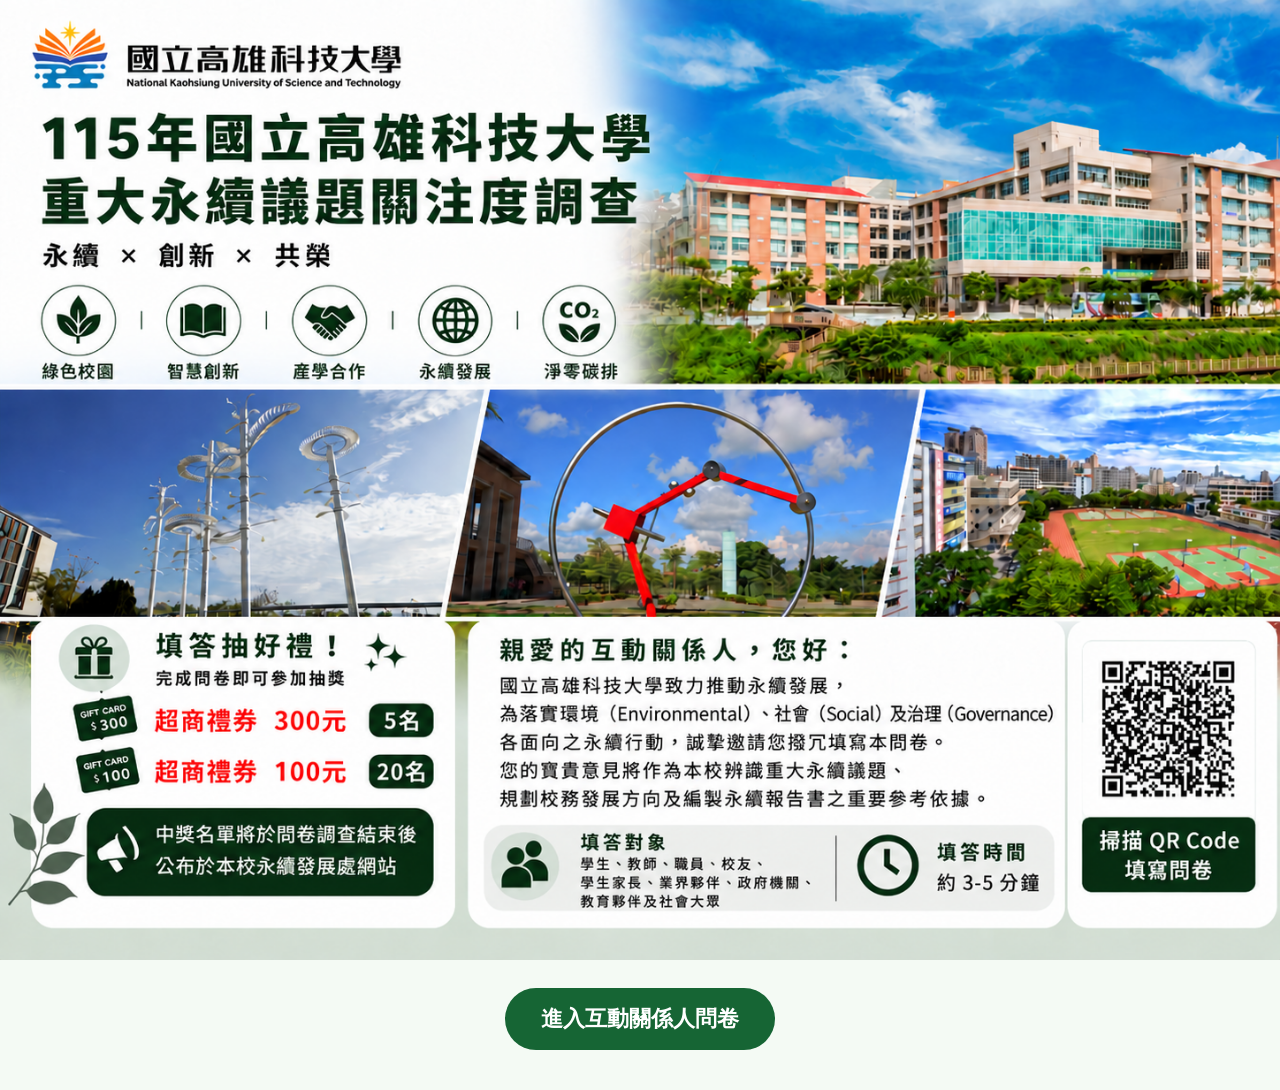
<file: index.html>
<!doctype html>
<html lang="zh-Hant">
<head>
  <meta charset="utf-8">
  <meta name="viewport" content="width=device-width, initial-scale=1">
  <title>115年國立高雄科技大學重大永續議題調查</title>
  <style>
    body {
      margin: 0;
      background: #f4faf4;
      font-family: "Noto Sans TC", "Microsoft JhengHei", sans-serif;
      text-align: center;
    }
    .banner {
      width: 100%;
      max-width: 1400px;
      display: block;
      margin: 0 auto;
    }
    .buttons {
      margin: 28px auto 40px;
      display: flex;
      justify-content: center;
      gap: 20px;
      flex-wrap: wrap;
    }
    .btn {
      background: #166534;
      color: white;
      text-decoration: none;
      padding: 16px 36px;
      border-radius: 999px;
      font-size: 22px;
      font-weight: 700;
    }
    .btn.management {
      background: #0f766e;
    }
  </style>
</head>
<body>
  <img src="banner.png" class="banner" alt="115年國立高雄科技大學重大永續議題調查">

  <div class="buttons">
    <a class="btn" href="stakeholder.html">進入互動關係人問卷</a>
  </div>
</body>
</html>
</file>
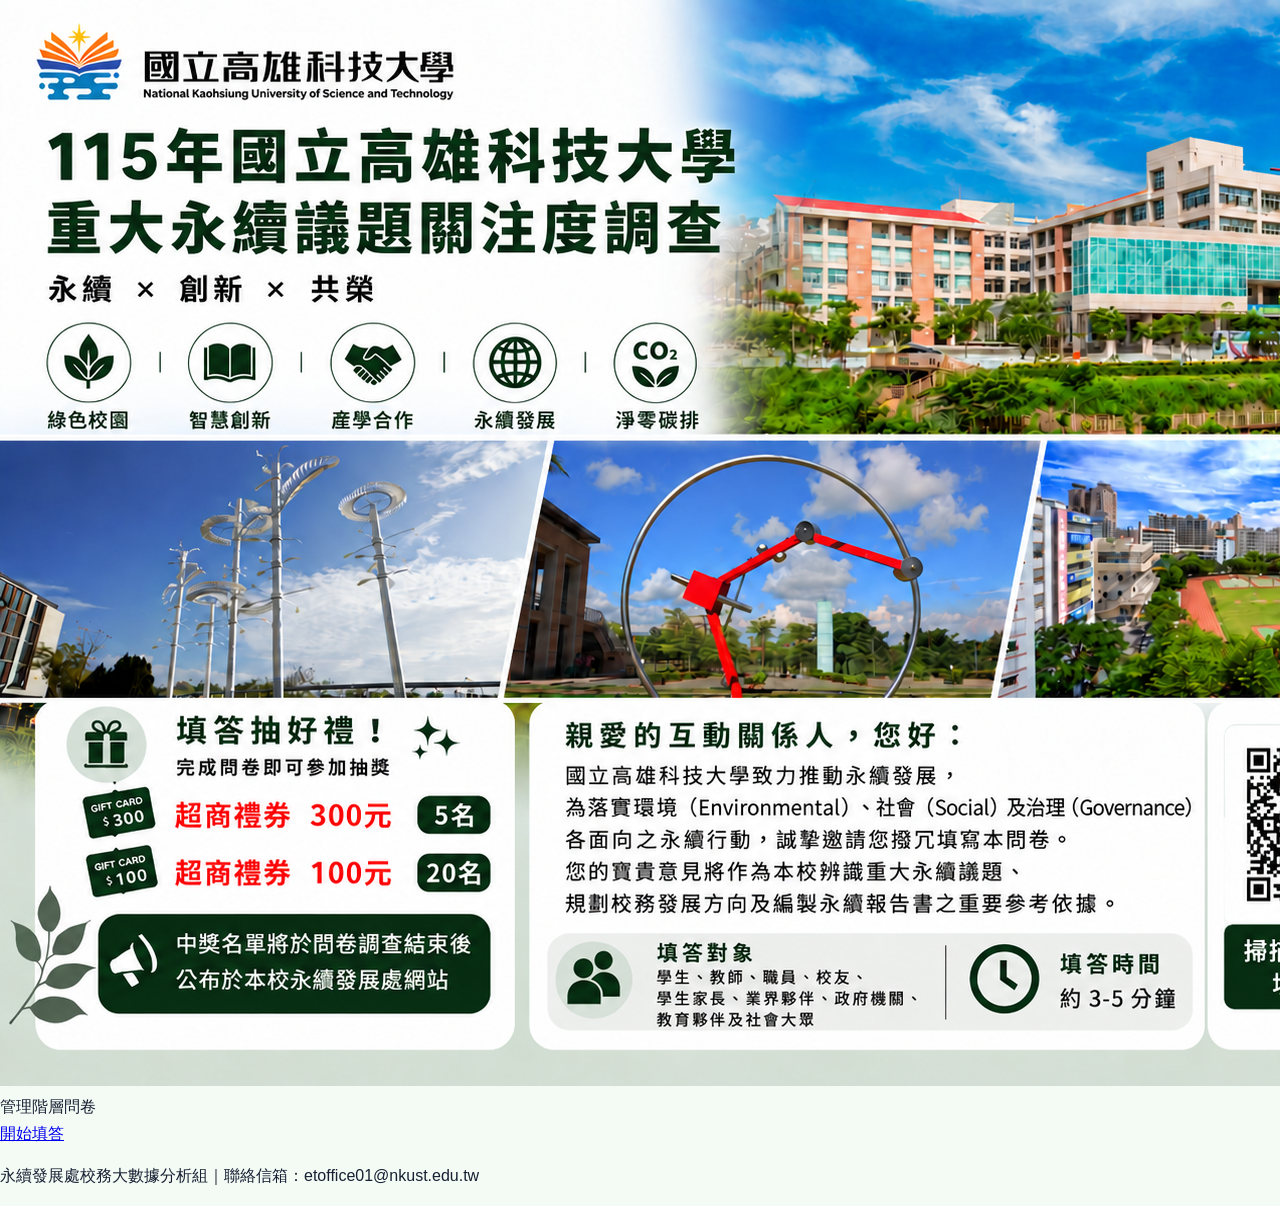
<file: 1.management-landing.html>
<!doctype html><html lang="zh-Hant"><head><meta charset="utf-8"><meta name="viewport" content="width=device-width, initial-scale=1"><title>管理階層重大永續議題調查</title><link rel="stylesheet" href="styles.css"></head><body><main class="landing"><img src="banner.png" alt="115年國立高雄科技大學重大永續議題調查" class="landing-banner"><div class="landing-role">管理階層問卷</div><a href="management.html" class="start-btn">開始填答</a><p class="landing-note">永續發展處校務大數據分析組｜聯絡信箱：etoffice01@nkust.edu.tw</p></main></body></html>
</file>
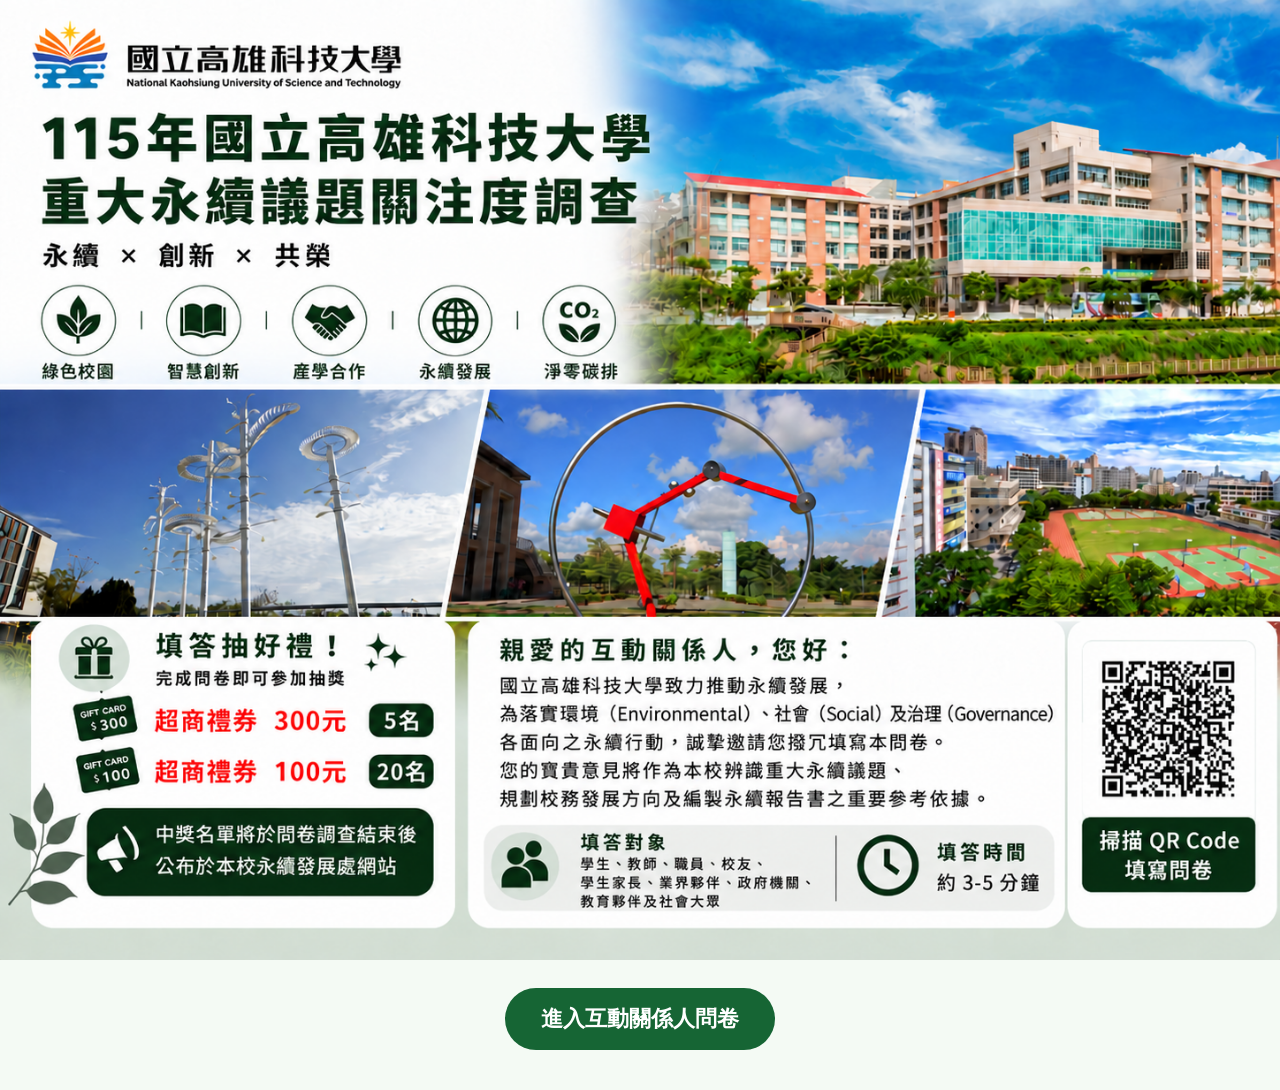
<file: 2.index.html>
<!doctype html>
<html lang="zh-Hant">
<head>
  <meta charset="utf-8">
  <meta name="viewport" content="width=device-width, initial-scale=1">
  <title>115年國立高雄科技大學重大永續議題調查</title>
  <style>
    body {
      margin: 0;
      background: #f4faf4;
      font-family: "Noto Sans TC", "Microsoft JhengHei", sans-serif;
      text-align: center;
    }
    .banner {
      width: 100%;
      max-width: 1400px;
      display: block;
      margin: 0 auto;
    }
    .buttons {
      margin: 28px auto 40px;
      display: flex;
      justify-content: center;
      gap: 20px;
      flex-wrap: wrap;
    }
    .btn {
      background: #166534;
      color: white;
      text-decoration: none;
      padding: 16px 36px;
      border-radius: 999px;
      font-size: 22px;
      font-weight: 700;
    }
    .btn.management {
      background: #0f766e;
    }
  </style>
</head>
<body>
  <img src="banner.png" class="banner" alt="115年國立高雄科技大學重大永續議題調查">

  <div class="buttons">
    <a class="btn" href="stakeholder.html">進入互動關係人問卷</a>
  </div>
</body>
</html>
</file>
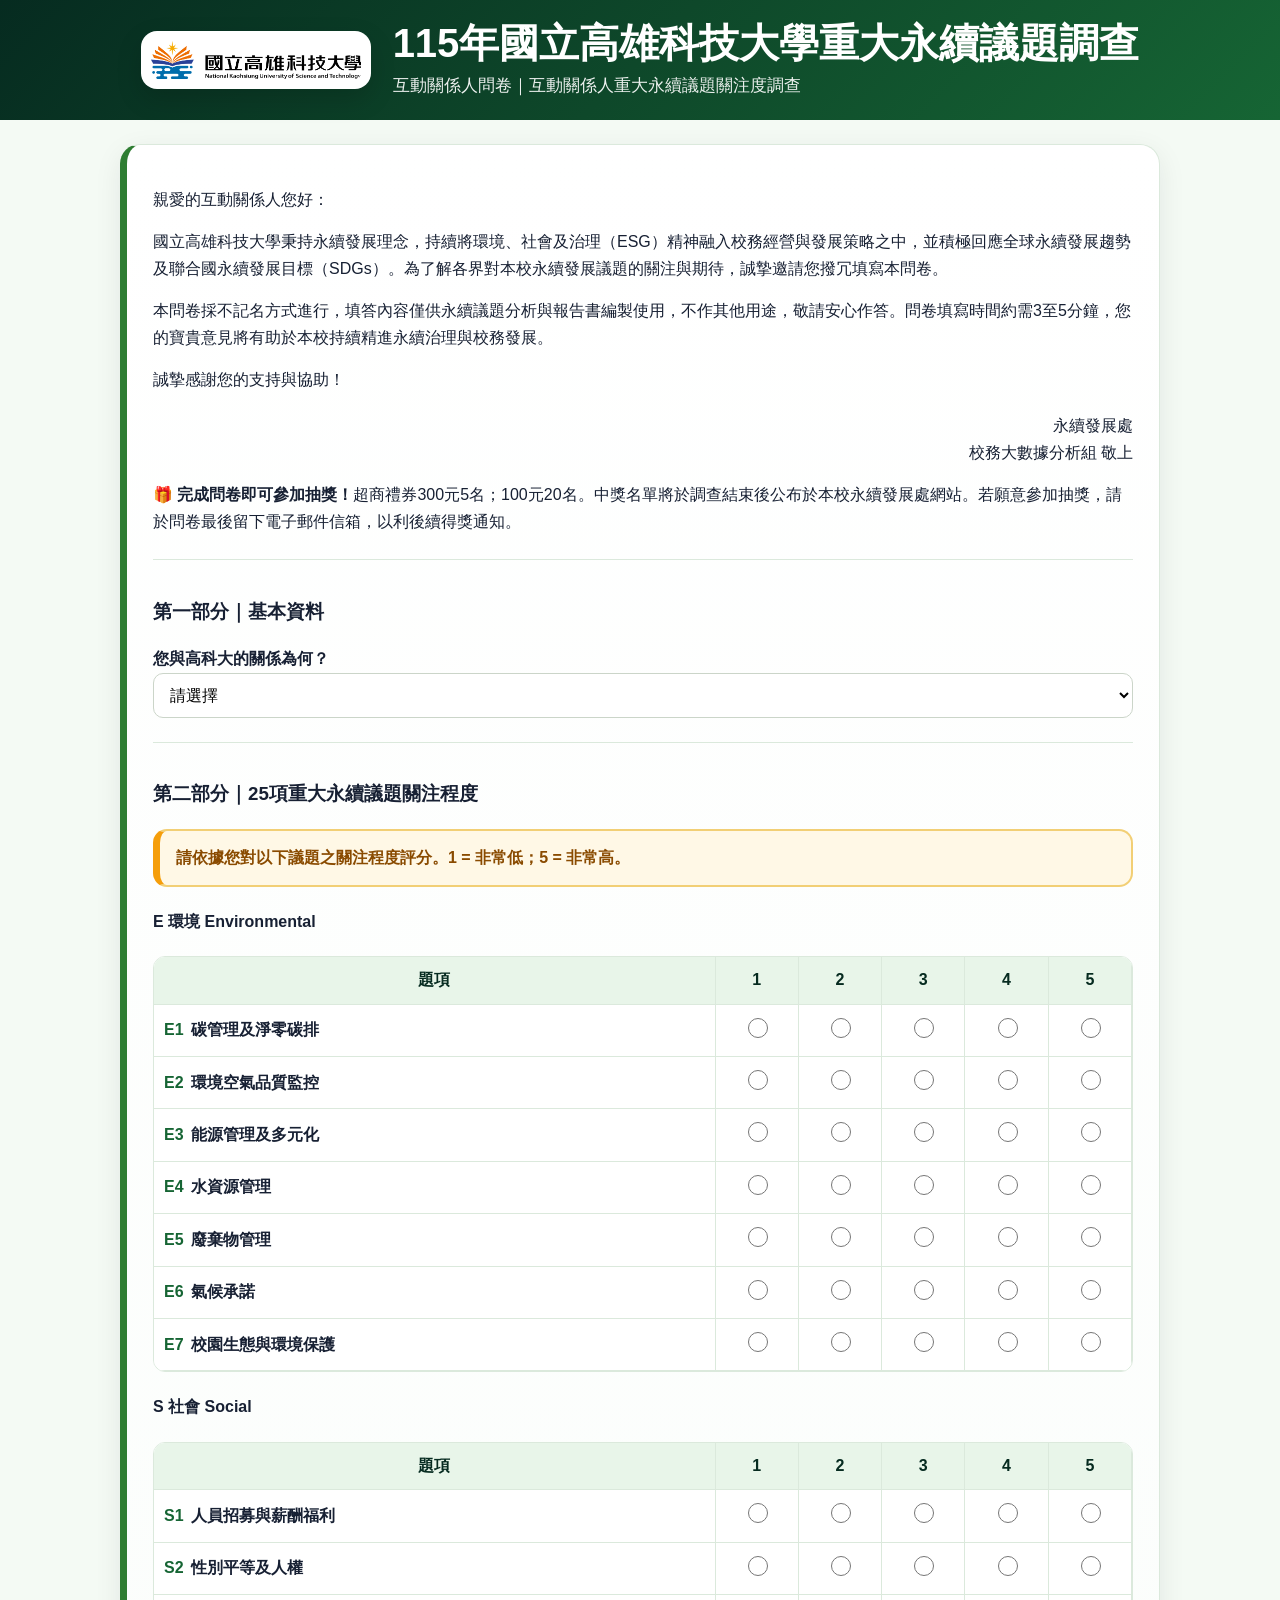
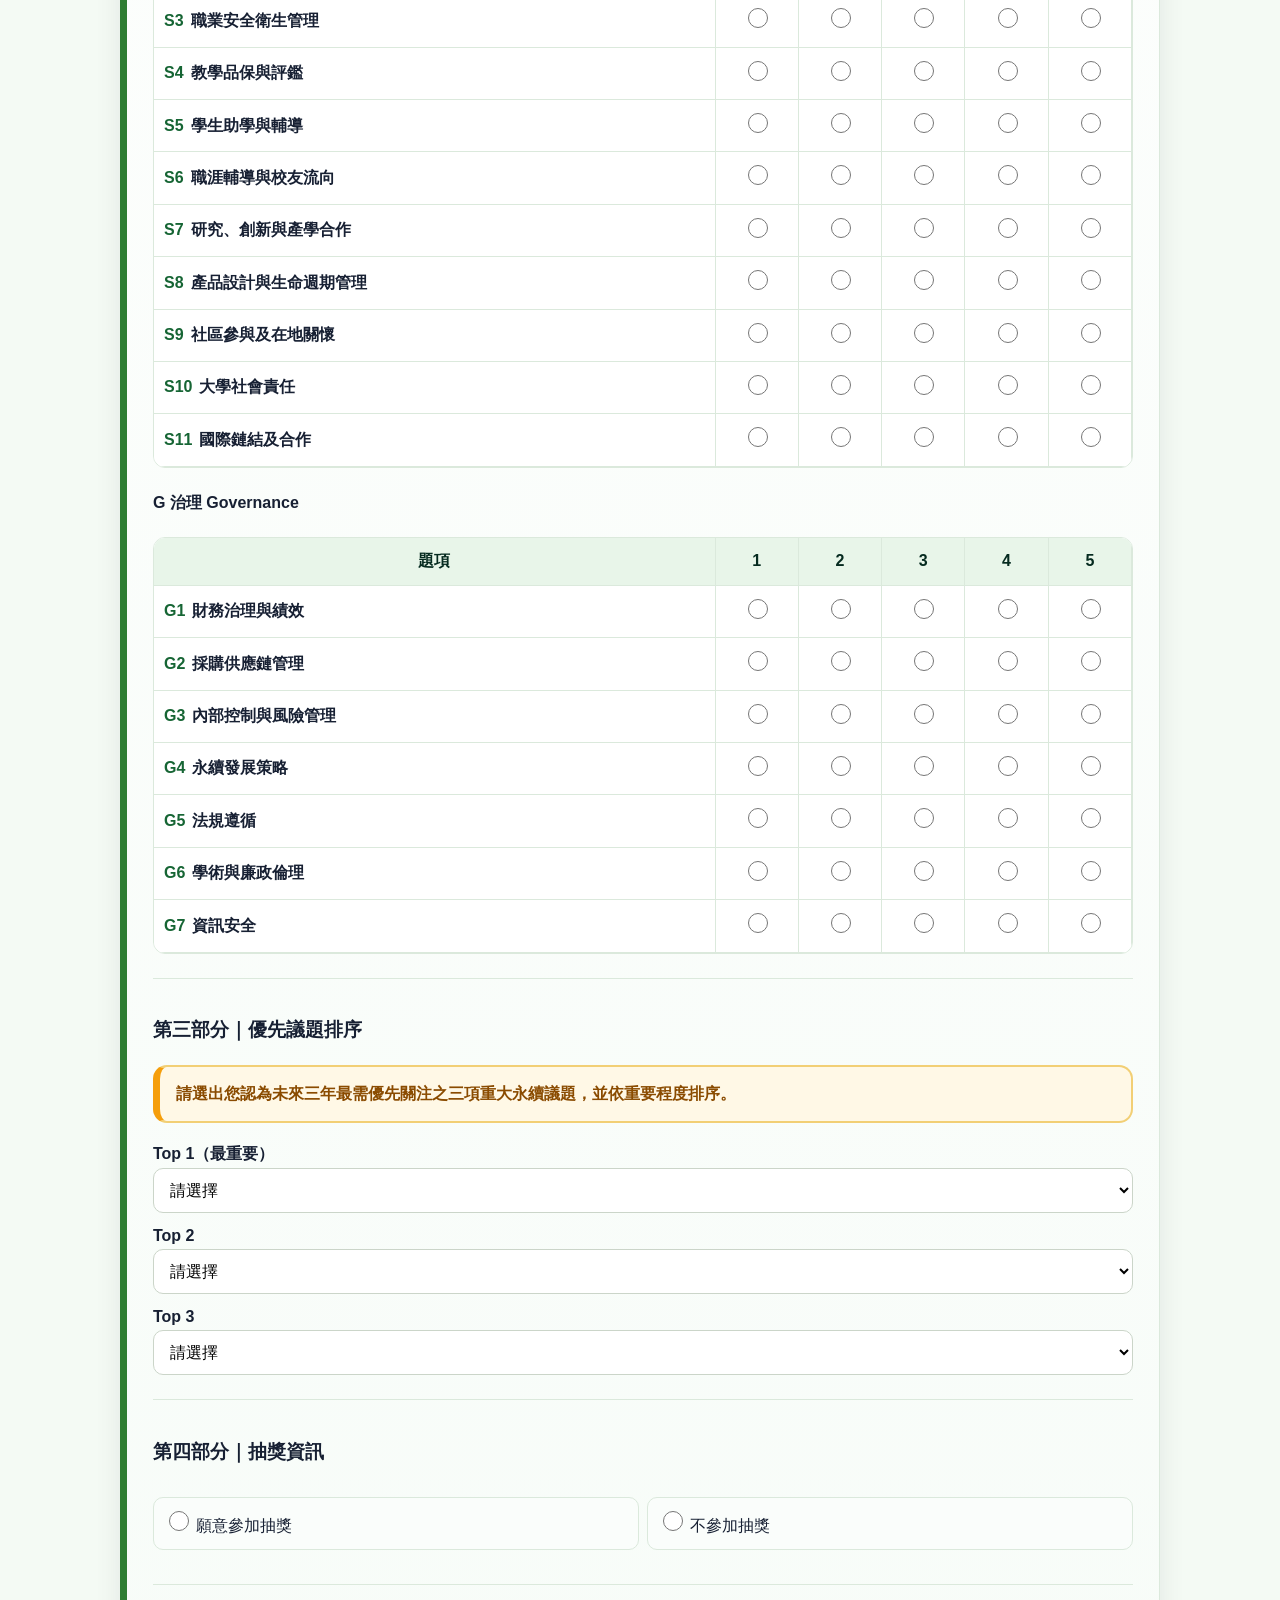
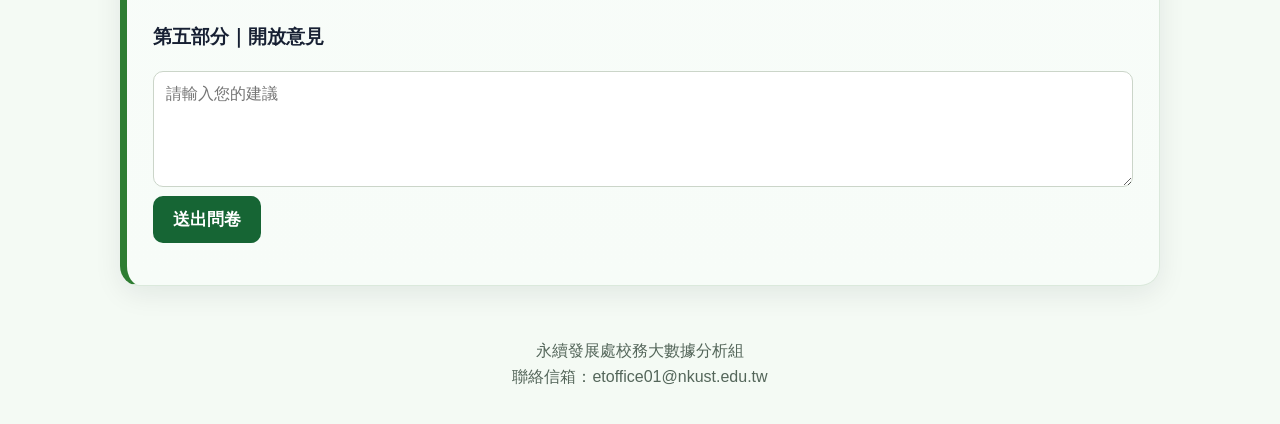
<file: 2.stakeholder.html>
<!doctype html><html lang="zh-Hant"><head><meta charset="utf-8"><meta name="viewport" content="width=device-width, initial-scale=1"><title>互動關係人重大永續議題關注度調查</title><link rel="stylesheet" href="styles.css"></head><body><header class="survey-header"><div class="survey-brand"><img src="logo.png" alt="國立高雄科技大學校徽" class="survey-logo"><div><h1 class="survey-title">115年國立高雄科技大學重大永續議題調查</h1><p class="survey-subtitle">互動關係人問卷｜互動關係人重大永續議題關注度調查</p></div></div></header><main class="wrap"><section id="thanks" class="card"><div class="thanks-icon">✅</div><h2>感謝您撥冗參與本次問卷調查。</h2><p class="muted">您可直接關閉本頁面。</p></section><section id="formCard" class="card intro"><p>親愛的互動關係人您好：</p><p>國立高雄科技大學秉持永續發展理念，持續將環境、社會及治理（ESG）精神融入校務經營與發展策略之中，並積極回應全球永續發展趨勢及聯合國永續發展目標（SDGs）。為了解各界對本校永續發展議題的關注與期待，誠摯邀請您撥冗填寫本問卷。</p><p>本問卷採不記名方式進行，填答內容僅供永續議題分析與報告書編製使用，不作其他用途，敬請安心作答。問卷填寫時間約需3至5分鐘，您的寶貴意見將有助於本校持續精進永續治理與校務發展。</p><p>誠摯感謝您的支持與協助！
<div style="text-align:right; margin-top:20px;">
  永續發展處<br>
  校務大數據分析組 敬上
</div></p><div class="lottery-callout"><strong>🎁 完成問卷即可參加抽獎！</strong>超商禮券300元5名；100元20名。中獎名單將於調查結束後公布於本校永續發展處網站。若願意參加抽獎，請於問卷最後留下電子郵件信箱，以利後續得獎通知。</div><form id="form"><section><h3>第一部分｜基本資料</h3><label>您與高科大的關係為何？<select name="stakeholder_type" required><option value="">請選擇</option><option value="student">學生</option><option value="faculty">教師</option><option value="staff">職員</option><option value="alumni">校友</option><option value="parent">學生家長</option><option value="industry_partner">業界夥伴</option><option value="government">政府機關</option><option value="education_partner">教育夥伴</option><option value="public">社會大眾</option><option value="other">其他</option></select></label></section><section><h3>第二部分｜25項重大永續議題關注程度</h3><p class="hint">請依據您對以下議題之關注程度評分。1 = 非常低；5 = 非常高。</p><div id="concern"></div></section><section><h3>第三部分｜優先議題排序</h3><p class="hint">請選出您認為未來三年最需優先關注之三項重大永續議題，並依重要程度排序。</p><div id="rankings"></div></section><section><h3>第四部分｜抽獎資訊</h3><div class="radio-row"><label><input type="radio" name="lottery" value="yes" onchange="emailBlock.style.display='block'"> 願意參加抽獎</label><label><input type="radio" name="lottery" value="no" onchange="emailBlock.style.display='none'"> 不參加抽獎</label></div><div id="emailBlock" style="display:none;margin-top:12px"><label>電子郵件信箱<input type="email" name="lottery_email" placeholder="example@nkust.edu.tw"></label><p class="hint">電子郵件僅供抽獎通知使用。</p></div></section><section><h3>第五部分｜開放意見</h3><textarea name="open_comment" rows="5" placeholder="請輸入您的建議"></textarea></section><button class="primary" type="submit">送出問卷</button><p id="msg"></p></form></section></main><footer>永續發展處校務大數據分析組<br>聯絡信箱：etoffice01@nkust.edu.tw</footer><script>
const ITEMS=[{"dimension":"E","id":"E1","code":"e1_carbon","label":"碳管理及淨零碳排"},{"dimension":"E","id":"E2","code":"e2_air","label":"環境空氣品質監控"},{"dimension":"E","id":"E3","code":"e3_energy","label":"能源管理及多元化"},{"dimension":"E","id":"E4","code":"e4_water","label":"水資源管理"},{"dimension":"E","id":"E5","code":"e5_waste","label":"廢棄物管理"},{"dimension":"E","id":"E6","code":"e6_climate","label":"氣候承諾"},{"dimension":"E","id":"E7","code":"e7_ecology","label":"校園生態與環境保護"},{"dimension":"S","id":"S1","code":"s1_hr","label":"人員招募與薪酬福利"},{"dimension":"S","id":"S2","code":"s2_gender","label":"性別平等及人權"},{"dimension":"S","id":"S3","code":"s3_osh","label":"職業安全衛生管理"},{"dimension":"S","id":"S4","code":"s4_teaching","label":"教學品保與評鑑"},{"dimension":"S","id":"S5","code":"s5_student","label":"學生助學與輔導"},{"dimension":"S","id":"S6","code":"s6_career","label":"職涯輔導與校友流向"},{"dimension":"S","id":"S7","code":"s7_research","label":"研究、創新與產學合作"},{"dimension":"S","id":"S8","code":"s8_product","label":"產品設計與生命週期管理"},{"dimension":"S","id":"S9","code":"s9_community","label":"社區參與及在地關懷"},{"dimension":"S","id":"S10","code":"s10_usr","label":"大學社會責任"},{"dimension":"S","id":"S11","code":"s11_global","label":"國際鏈結及合作"},{"dimension":"G","id":"G1","code":"g1_finance","label":"財務治理與績效"},{"dimension":"G","id":"G2","code":"g2_supply","label":"採購供應鏈管理"},{"dimension":"G","id":"G3","code":"g3_risk","label":"內部控制與風險管理"},{"dimension":"G","id":"G4","code":"g4_strategy","label":"永續發展策略"},{"dimension":"G","id":"G5","code":"g5_compliance","label":"法規遵循"},{"dimension":"G","id":"G6","code":"g6_ethics","label":"學術與廉政倫理"},{"dimension":"G","id":"G7","code":"g7_info","label":"資訊安全"}];

const DIMENSIONS={"E":"E 環境 Environmental","S":"S 社會 Social","G":"G 治理 Governance"};

const GOOGLE_APPS_SCRIPT_URL="https://script.google.com/macros/s/AKfycbzmS9Kii3vNzQy8RPj48-I-wiXlL2jsVWGTgGQ8hwhmUUSZuGd0-y0gqNMr1XrpVkBRaw/exec";

const SURVEY_VERSION="115_materiality_v1_4_2026";

function taipeiTime(){
  return new Intl.DateTimeFormat('zh-TW',{
    timeZone:'Asia/Taipei',
    year:'numeric',
    month:'2-digit',
    day:'2-digit',
    hour:'2-digit',
    minute:'2-digit',
    second:'2-digit',
    hour12:false
  }).format(new Date());
}

function matrix(rows,cols){
  let h='<div class="table"><table><tr><th>題項</th>'+cols.map(c=>`<th>${c}</th>`).join('')+'</tr>';
  rows.forEach(r=>{
    h+=`<tr><td>${r[1]}</td>`+cols.map((c,i)=>`<td><input required type="radio" name="${r[0]}" value="${i+1}"></td>`).join('')+'</tr>';
  });
  return h+'</table></div>';
}

function byDimension(prefix){
  let h='';
  Object.keys(DIMENSIONS).forEach(dim=>{
    h+=`<h4>${DIMENSIONS[dim]}</h4>`;
    const rows=ITEMS.filter(x=>x.dimension===dim).map(x=>[
      `${prefix}_${x.code}`,
      `<span class="item-code">${x.id}</span>${x.label}`
    ]);
    h+=matrix(rows,['1','2','3','4','5']);
  });
  return h;
}

function rankSelects(prefix){
  const opts=ITEMS.map(x=>`<option value="${x.id}|${x.code}|${x.label}">${x.id} ${x.label}</option>`).join('');
  return `<div class="ranking-grid">
    <label><span class="rank-title">Top 1（最重要）</span><select name="${prefix}_top1" required onchange="validateRanks('${prefix}')"><option value="">請選擇</option>${opts}</select></label>
    <label><span class="rank-title">Top 2</span><select name="${prefix}_top2" required onchange="validateRanks('${prefix}')"><option value="">請選擇</option>${opts}</select></label>
    <label><span class="rank-title">Top 3</span><select name="${prefix}_top3" required onchange="validateRanks('${prefix}')"><option value="">請選擇</option>${opts}</select></label>
  </div>`;
}

function validateRanks(prefix){
  const selects=[...document.querySelectorAll(`select[name^="${prefix}_top"]`)];
  const values=selects.map(s=>s.value).filter(Boolean);

  if(values.length!==new Set(values).size){
    alert('Top 1 至 Top 3 不可選擇相同議題，請重新選擇。');
    selects[selects.length-1].value='';
  }
}

function normalizeRankFields(data,prefix){
  ['top1','top2','top3'].forEach(rank=>{
    const raw=data[`${prefix}_${rank}`]||'';
    const p=raw.split('|');

    data[`${rank}_id`]=p[0]||'';
    data[`${rank}_code`]=p[1]||'';
    data[`${rank}_label`]=p[2]||'';

    delete data[`${prefix}_${rank}`];
  });
}

function collect(form,mode,rankPrefix){
  const fd=new FormData(form);

  const data={
    mode,
    survey_version:SURVEY_VERSION,
    submitted_at_taipei:taipeiTime()
  };

  for(let [k,v] of fd.entries()){
    data[k]=data[k]?[].concat(data[k],v):v;
  }

  normalizeRankFields(data,rankPrefix);

  return data;
}

function showThanks(){
  document.getElementById('formCard').style.display='none';
  document.getElementById('thanks').classList.add('show');
  window.scrollTo({top:0,behavior:'smooth'});
}

function submitData(e,mode,rankPrefix){
  e.preventDefault();

  const submitKey="NKUST_Stakeholder_Survey_Submitted";

  if(localStorage.getItem(submitKey)==="YES"){
    alert("您已完成本問卷填答，感謝您的參與。");
    showThanks();
    return;
  }

  const form=e.target;

  if(!form.checkValidity()){
    form.reportValidity();
    return;
  }

  validateRanks(rankPrefix);

  const data=collect(form,mode,rankPrefix);

  localStorage.setItem(submitKey,"YES");

  showThanks();

  fetch(GOOGLE_APPS_SCRIPT_URL,{
    method:"POST",
    mode:"no-cors",
    body:JSON.stringify(data)
  }).catch(()=>{
    console.log("background submit failed");
  });
}

function setupLogo(){
  const logo=document.querySelector('.survey-logo');
  if(logo) logo.onerror=()=>logo.classList.add('hidden');
}

document.addEventListener('DOMContentLoaded',setupLogo);

window.addEventListener("load",function(){
  const submitKey="NKUST_Stakeholder_Survey_Submitted";

  if(localStorage.getItem(submitKey)==="YES"){
    const formCard=document.getElementById("formCard");
    const thanks=document.getElementById("thanks");

    if(formCard && thanks){
      formCard.style.display="none";
      thanks.classList.add("show");
    }
  }
});

concern.innerHTML=byDimension('concern');
rankings.innerHTML=rankSelects('stakeholder');
form.addEventListener('submit',e=>submitData(e,'stakeholder','stakeholder'));
</script></body></html>
</file>
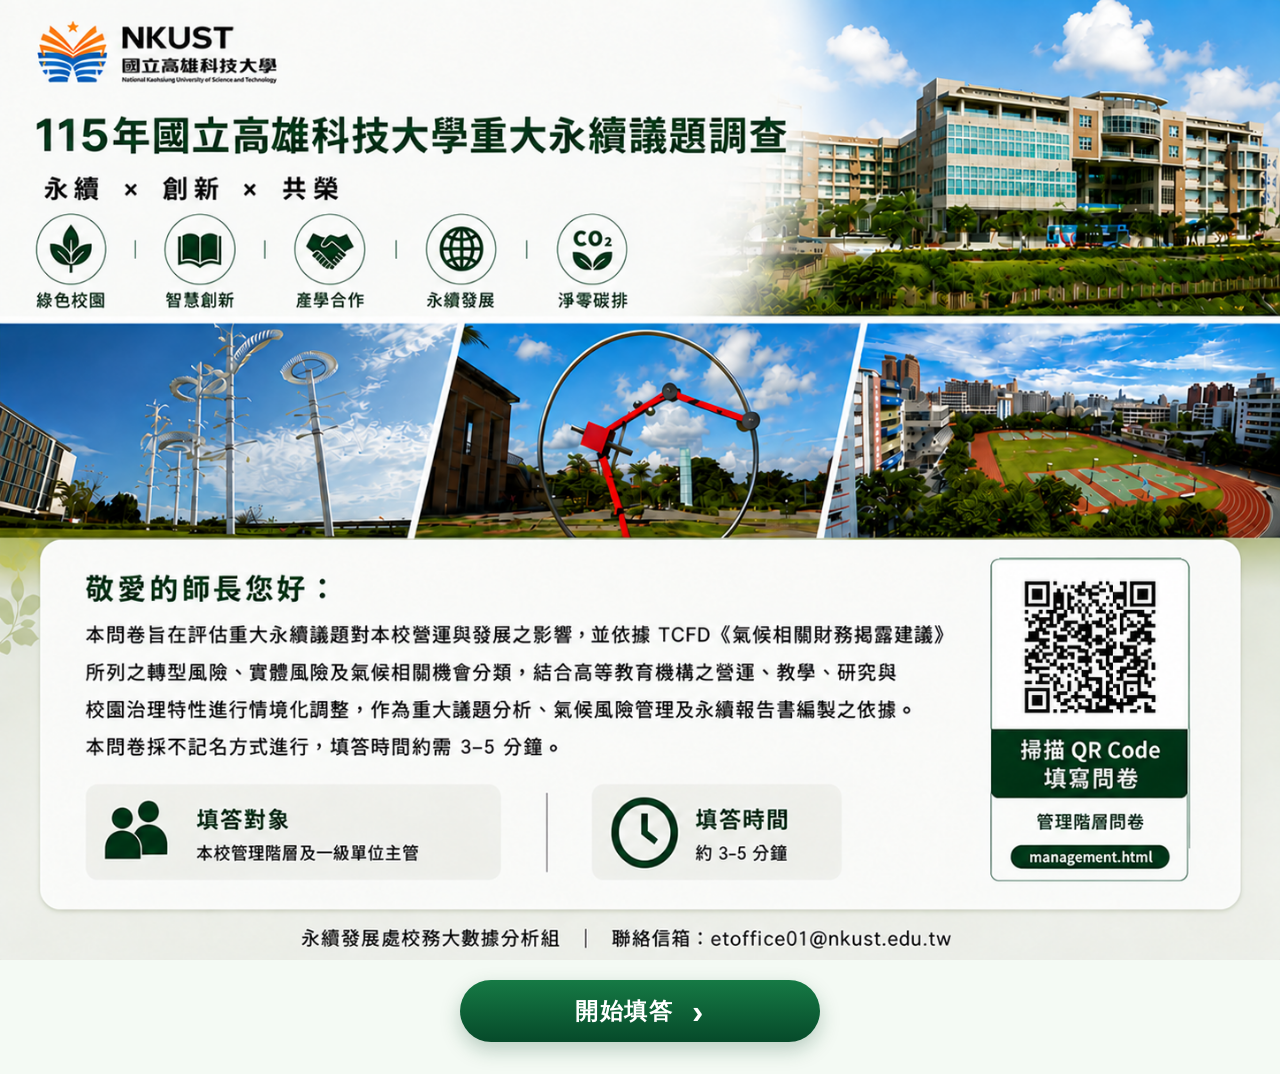
<file: management-landing.html>
<!doctype html>
<html lang="zh-Hant">
<head>
  <meta charset="utf-8">
  <meta name="viewport" content="width=device-width, initial-scale=1">
  <title>管理階層重大永續議題調查</title>

  <style>
    :root {
      --page-bg: #f4faf4;
      --green-dark: #064a2a;
      --green-light: #167a45;
    }

    * {
      box-sizing: border-box;
    }

    html,
    body {
      margin: 0;
      width: 100%;
      min-height: 100%;
      background: var(--page-bg);
      font-family:
        -apple-system,
        BlinkMacSystemFont,
        "Noto Sans TC",
        "Microsoft JhengHei",
        "Segoe UI",
        sans-serif;
    }

    body {
      overflow-x: hidden;
    }

    .page {
      width: 100%;
      text-align: center;
    }

    .banner-link {
      display: block;
      width: 100%;
      max-width: 1448px;
      margin: 0 auto;
      text-decoration: none;
    }

    .banner {
      display: block;
      width: 100%;
      height: auto;
      margin: 0;
    }

    .button-area {
      display: flex;
      justify-content: center;
      padding: 20px 16px 32px;
    }

    .start-button {
      display: inline-flex;
      align-items: center;
      justify-content: center;
      min-width: 360px;
      padding: 14px 38px;
      border-radius: 999px;
      background: linear-gradient(
        180deg,
        var(--green-light) 0%,
        var(--green-dark) 100%
      );
      color: #fff;
      text-decoration: none;
      font-size: 23px;
      font-weight: 800;
      letter-spacing: 0.08em;
      box-shadow: 0 8px 20px rgba(11, 77, 42, 0.25);
      transition:
        transform 0.2s ease,
        box-shadow 0.2s ease;
    }

    .start-button::after {
      content: "›";
      margin-left: 18px;
      font-size: 34px;
      line-height: 1;
    }

    .start-button:hover,
    .start-button:focus-visible {
      transform: translateY(-2px);
      box-shadow: 0 11px 24px rgba(11, 77, 42, 0.33);
    }

    @media (max-width: 600px) {
      .button-area {
        padding: 16px 14px 24px;
      }

      .start-button {
        width: min(100%, 360px);
        min-width: 0;
        padding: 13px 22px;
        font-size: 19px;
      }

      .start-button::after {
        margin-left: 14px;
        font-size: 30px;
      }
    }
  </style>
</head>

<body>
  <main class="page">
    <a
      class="banner-link"
      href="management.html"
      aria-label="前往管理階層問卷"
    >
      <img
        class="banner"
        src="management-banner-management-final-v5.png"
        alt="115年國立高雄科技大學重大永續議題調查－管理階層問卷"
      >
    </a>

    <div class="button-area">
      <a class="start-button" href="management.html">開始填答</a>
    </div>
  </main>
</body>
</html>
</file>
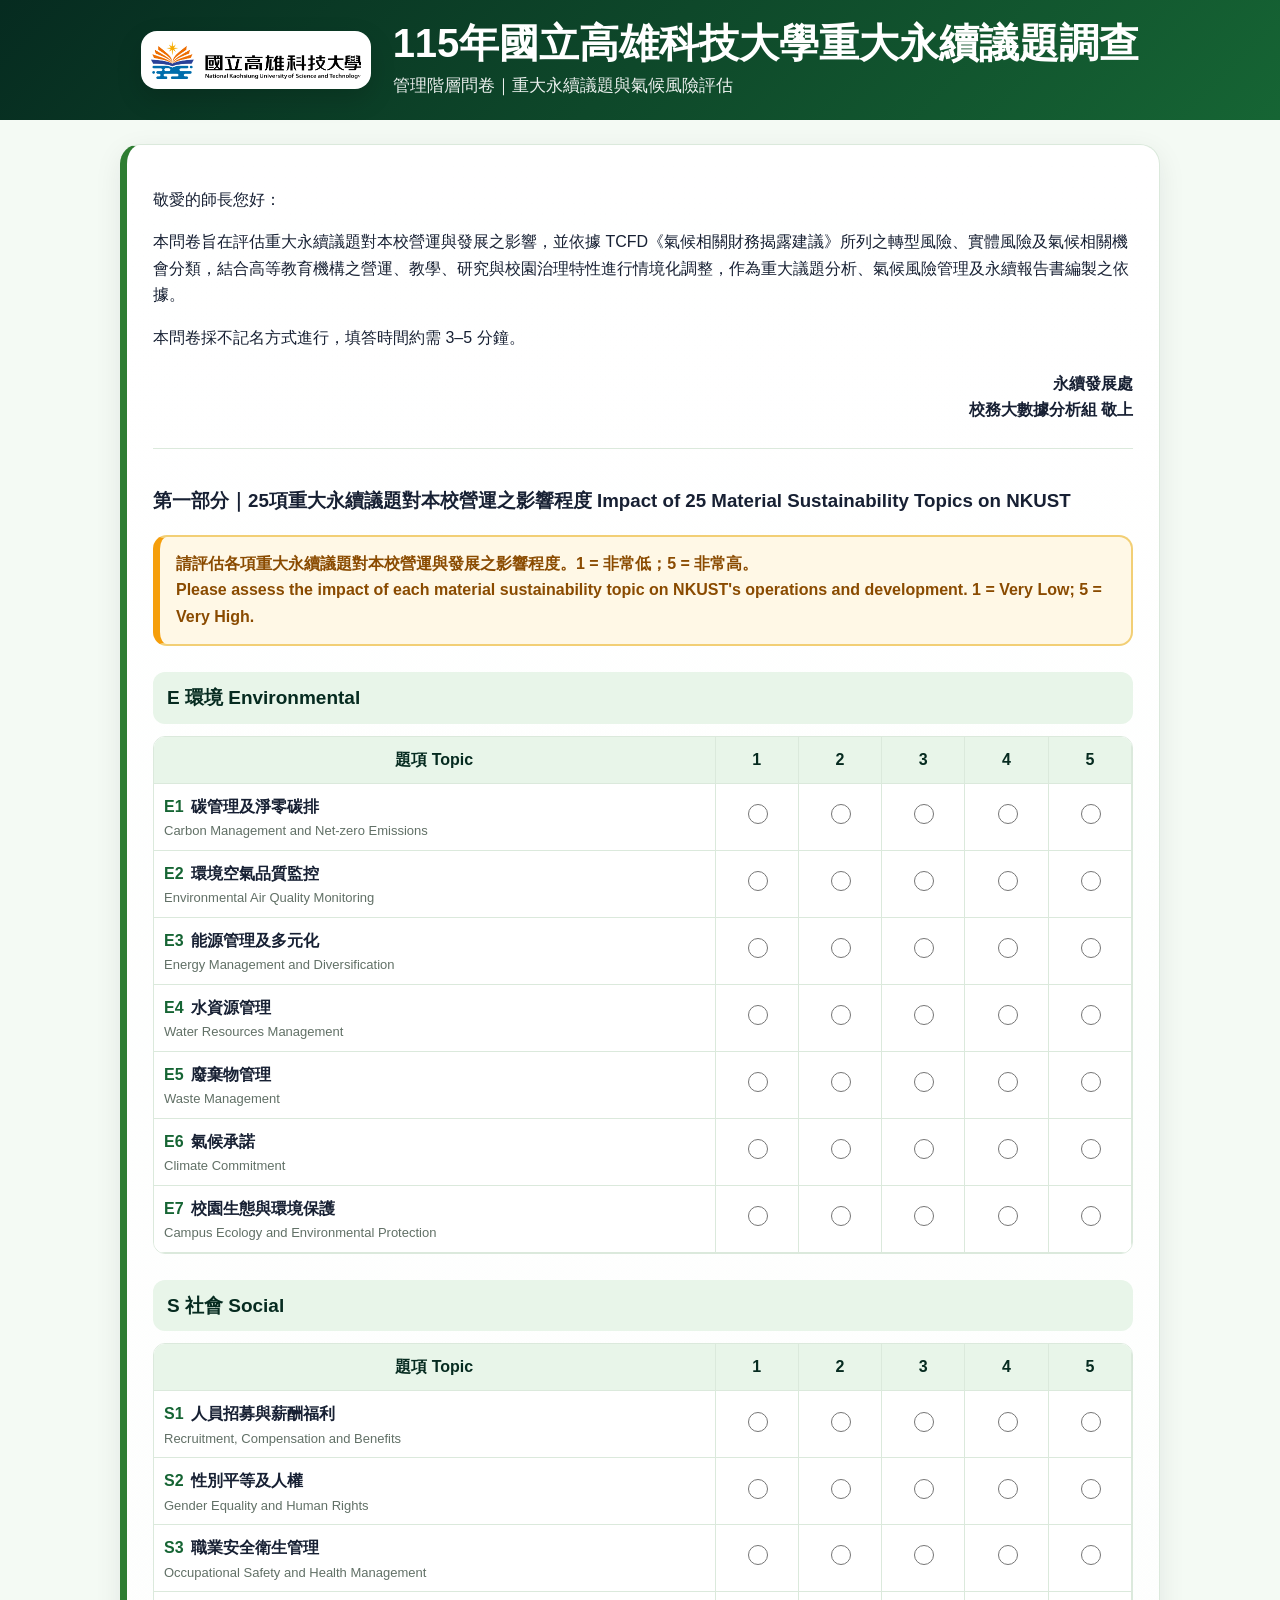
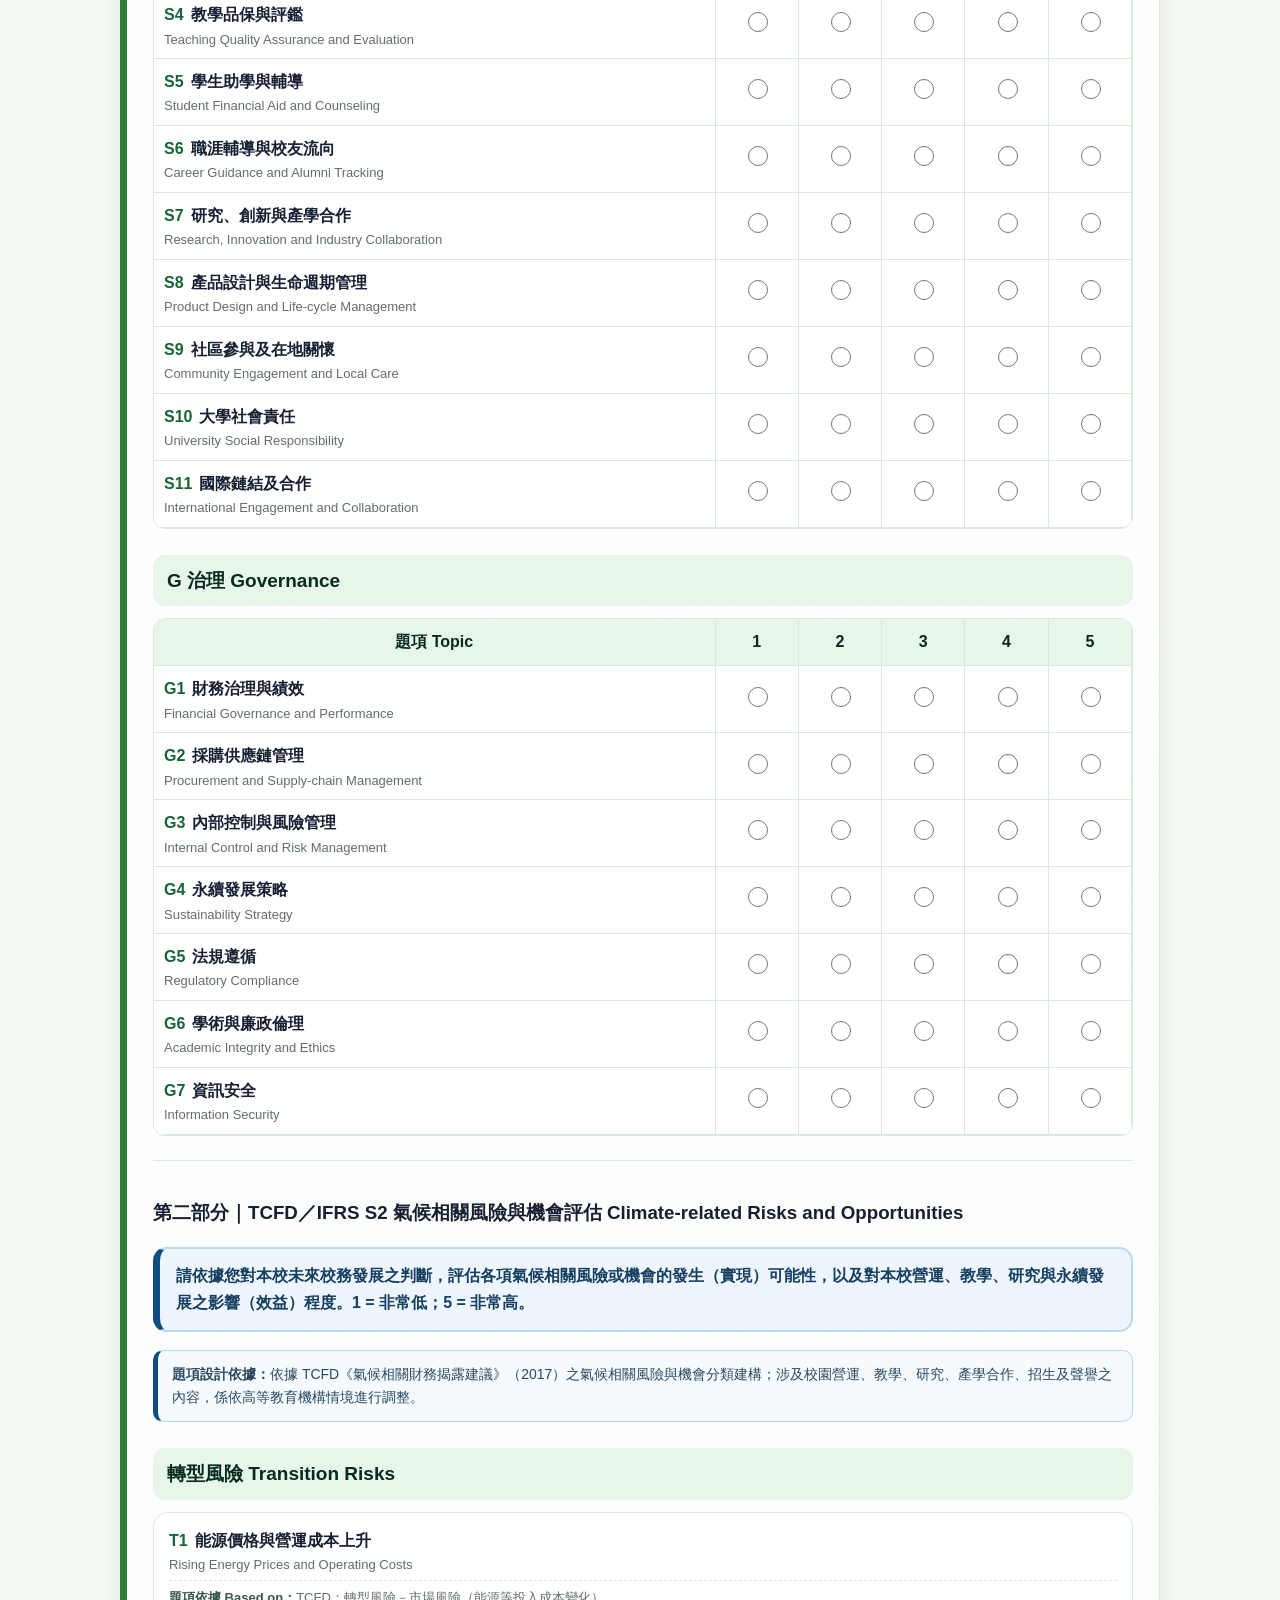
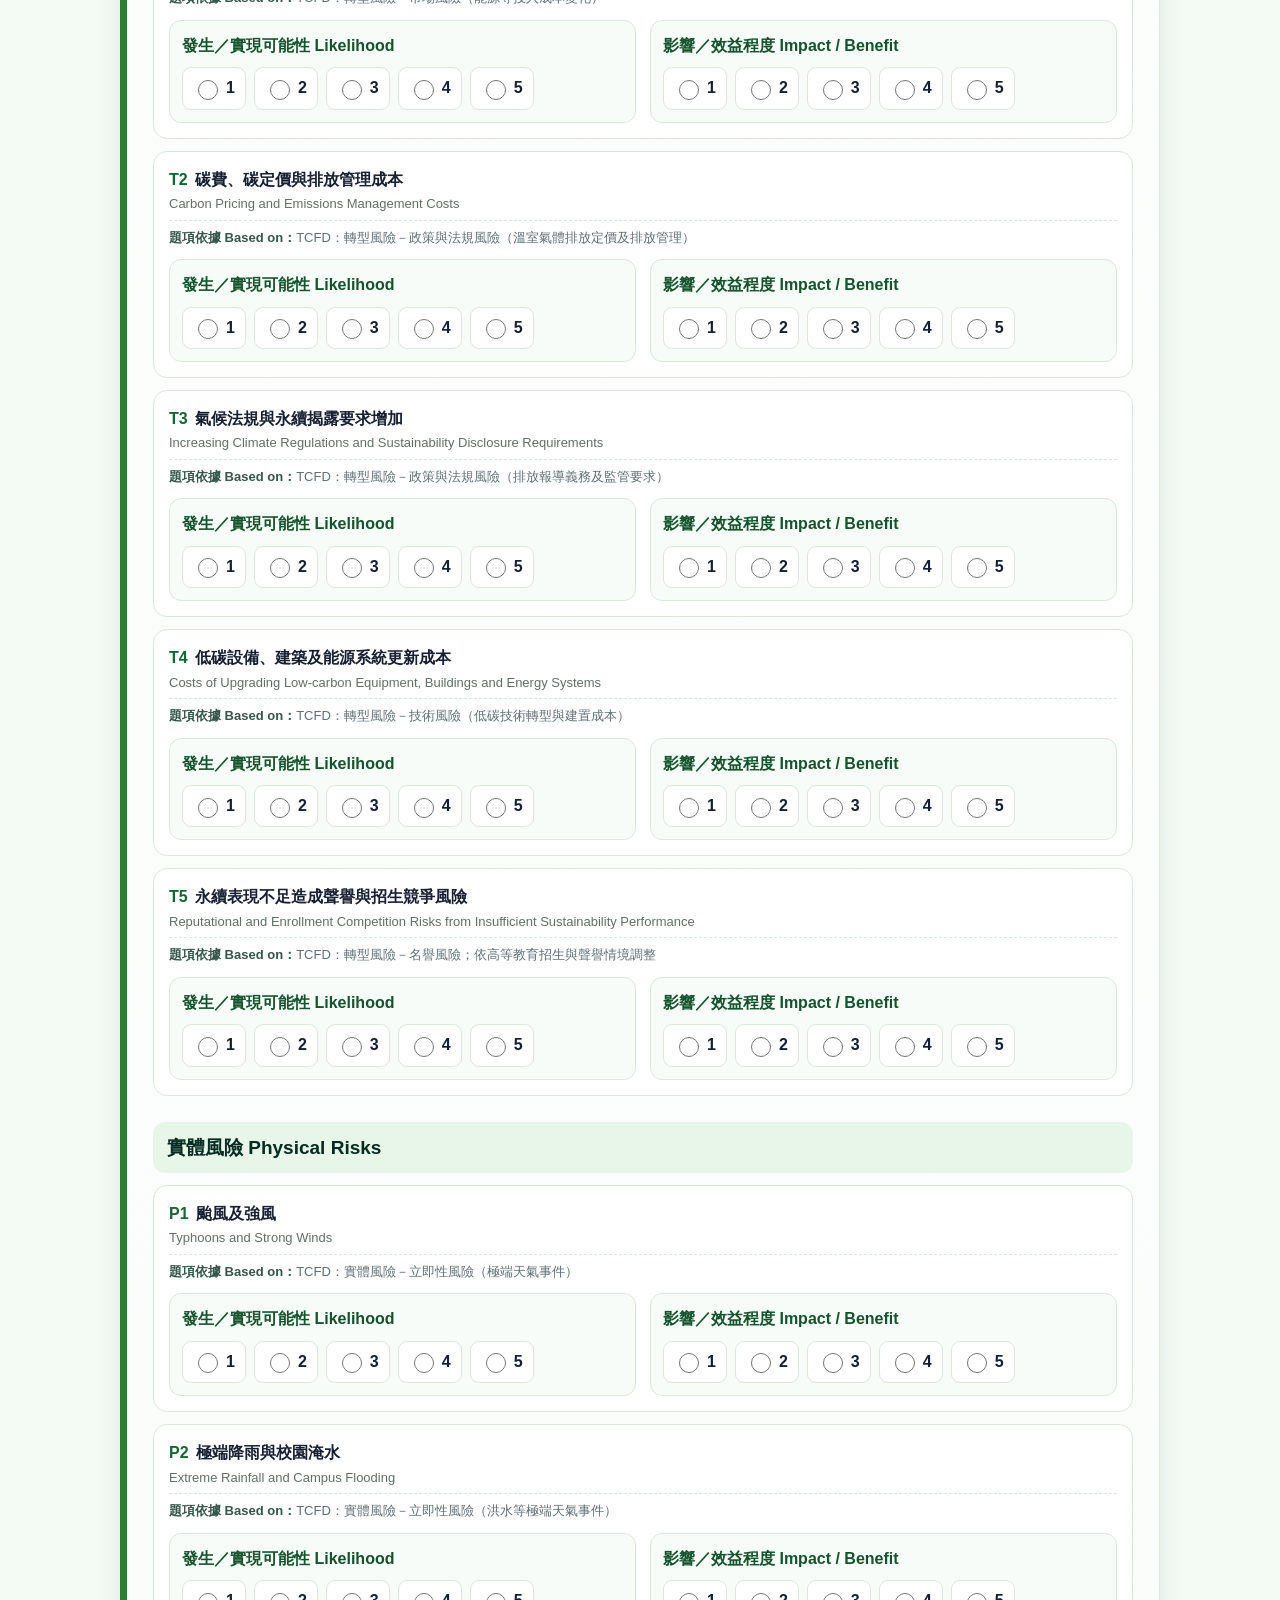
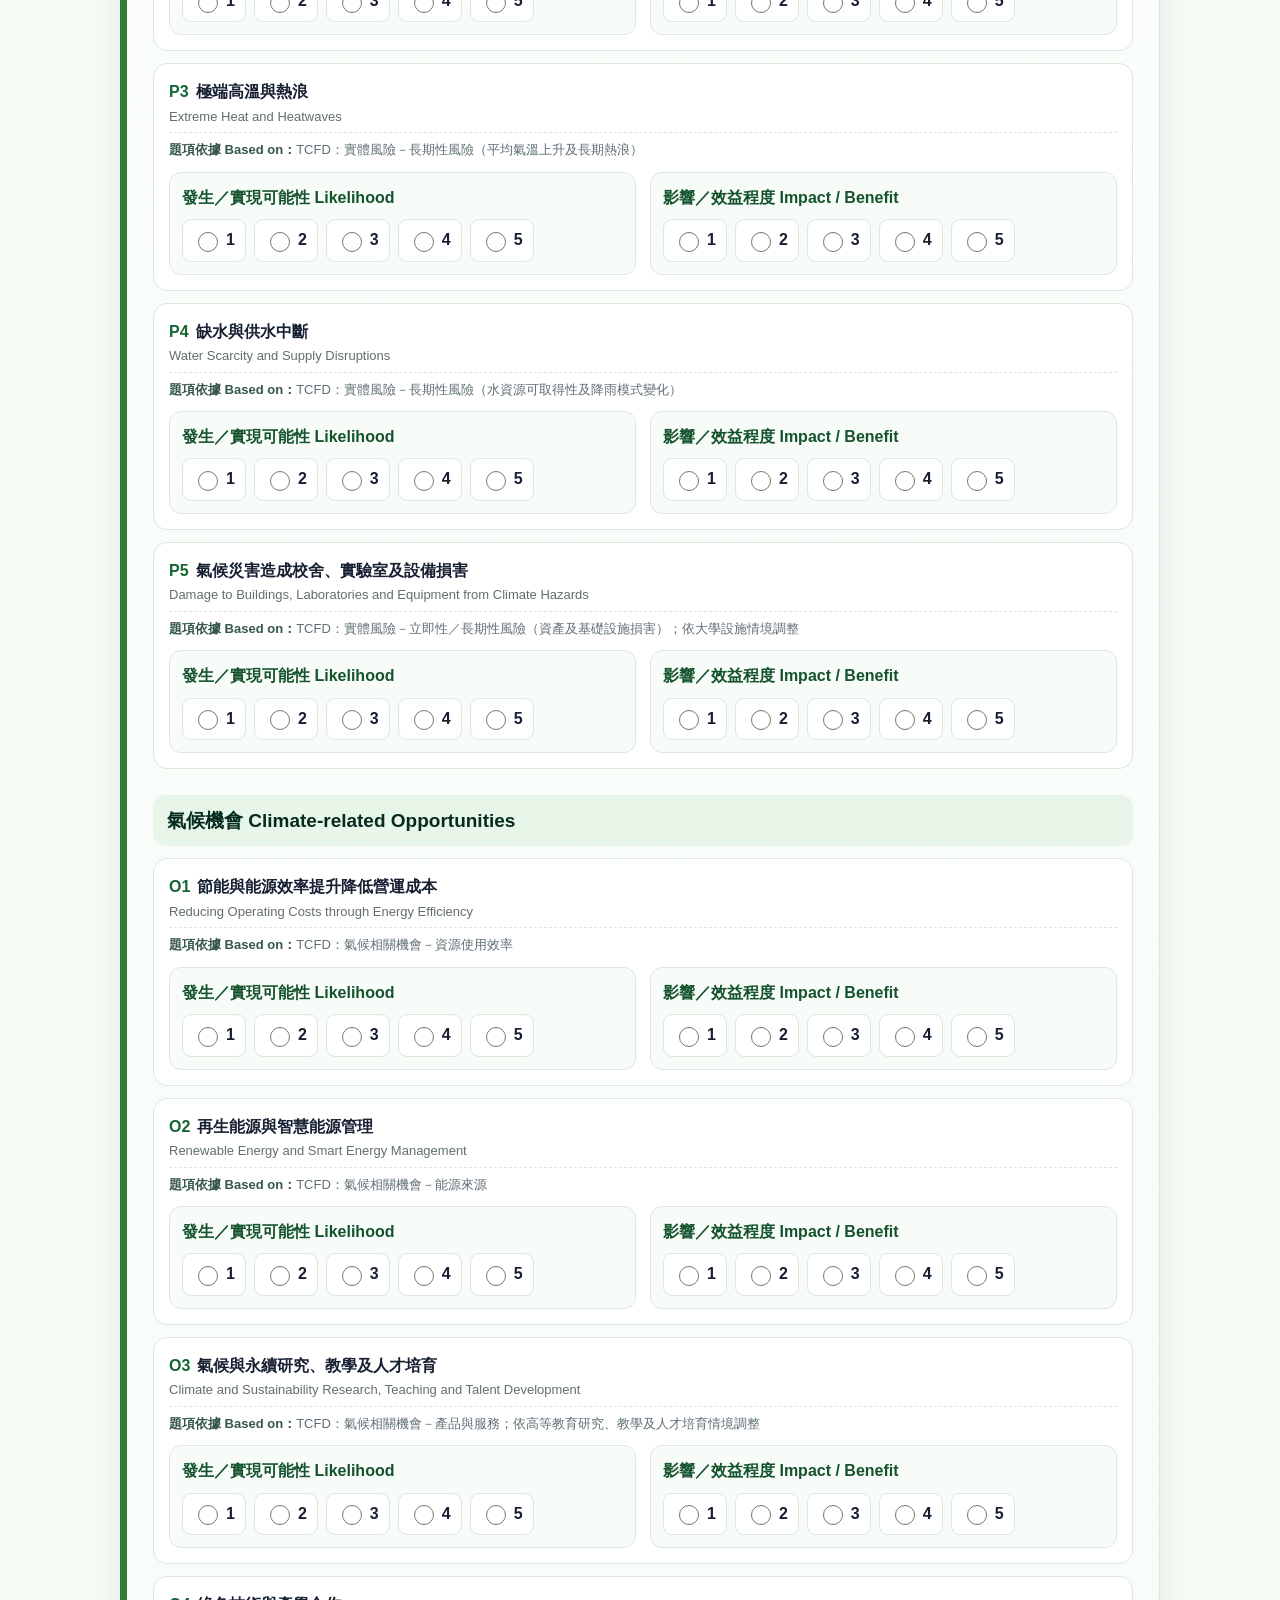
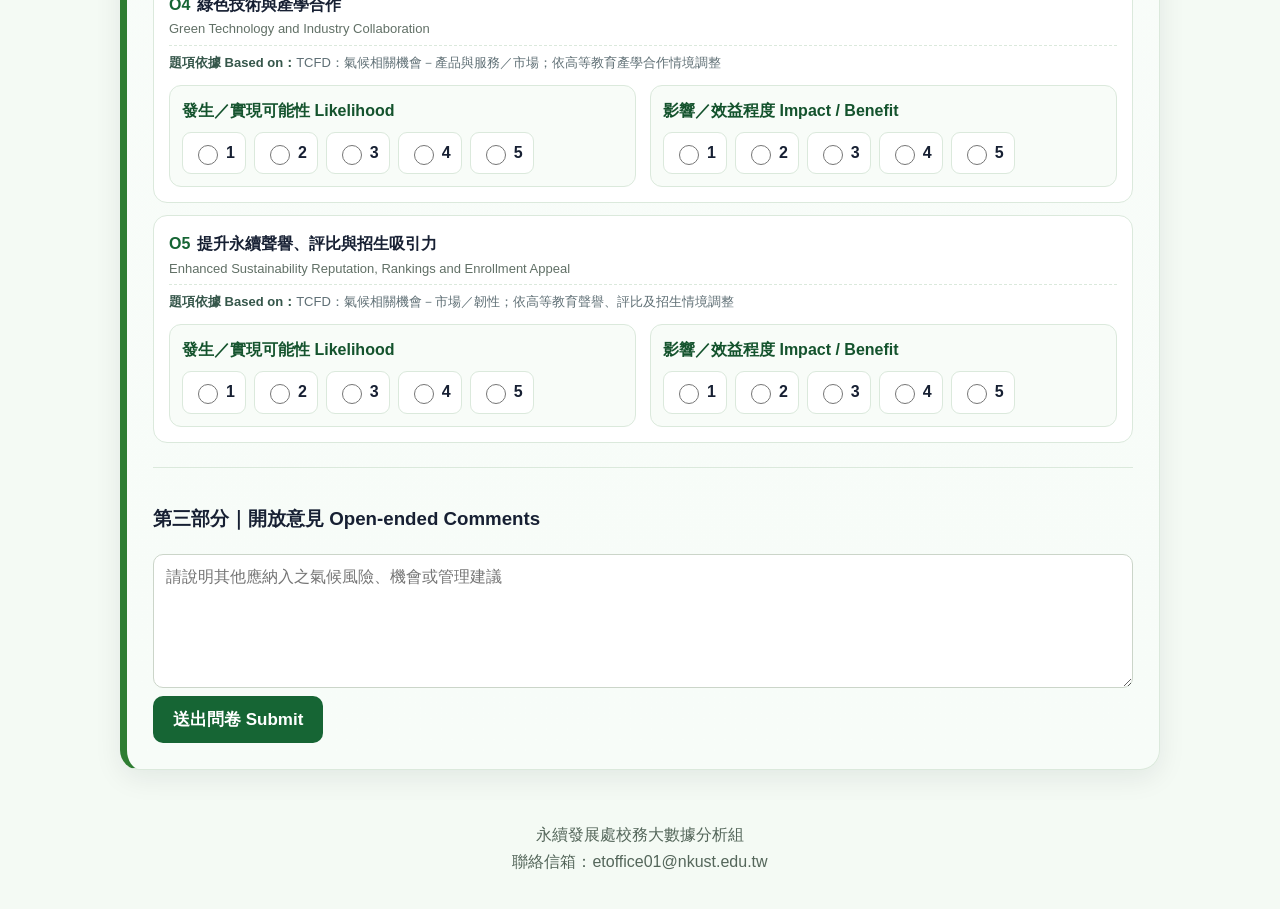
<file: management.html>
<!doctype html><html lang='zh-Hant'><head><meta charset='utf-8'><meta name='viewport' content='width=device-width,initial-scale=1'><title>管理階層重大永續議題與氣候風險調查</title><style>:root{--g950:#062b20;--g800:#14532d;--g700:#166534;--g600:#2e7d32;--g100:#e8f5e9;--g50:#f4faf4;--line:#dbe9dc;--text:#172033;--gold:#8a4b00;--gold-bg:#fff8e6;--blue-bg:#edf6ff;--blue:#0f4c81}*{box-sizing:border-box}body{margin:0;background:var(--g50);color:var(--text);font-family:-apple-system,BlinkMacSystemFont,'Noto Sans TC','Microsoft JhengHei','Segoe UI',sans-serif;line-height:1.65}.survey-header{background:linear-gradient(135deg,var(--g950),var(--g700));color:#fff;padding:20px 14px}.survey-brand{display:flex;align-items:center;justify-content:center;gap:22px;max-width:1200px;margin:auto}.survey-logo{width:230px;max-height:115px;object-fit:contain;background:#fff;border-radius:16px;padding:10px;box-shadow:0 10px 26px rgba(0,0,0,.15)}.survey-title{font-size:clamp(24px,3.4vw,40px);line-height:1.15;margin:0;font-weight:900;white-space:nowrap;color:#fff}.survey-subtitle{margin:6px 0 0;color:rgba(255,255,255,.92);font-size:17px}.wrap{max-width:1100px;margin:auto;padding:0 14px}.card{background:#fff;border:1px solid var(--line);border-radius:20px;margin:24px auto;padding:26px;box-shadow:0 8px 28px rgba(15,23,42,.08);max-width:1040px}.intro{background:linear-gradient(180deg,#fff,#f7fcf8);border-left:7px solid var(--g600)}section{border-top:1px solid var(--line);margin-top:24px;padding-top:18px}.hint{background:var(--gold-bg);border:2px solid #f2cf75;border-left:7px solid #f59e0b;color:var(--gold);font-weight:800;padding:14px 16px;border-radius:14px;margin:14px 0 18px}.note-blue{background:var(--blue-bg);border:2px solid #b9d9f3;border-left:7px solid var(--blue);color:#173f5f;font-weight:700;padding:14px 16px;border-radius:14px;margin:14px 0 18px}.signature{text-align:right;margin-top:20px;font-weight:700}label{display:block;margin:10px 0;font-weight:600}select,textarea,input[type=email]{width:100%;padding:12px;border:1px solid #cbd5c9;border-radius:10px;font-size:16px;background:#fff}.table{overflow-x:auto;margin:12px 0 22px;border-radius:12px;border:1px solid var(--line)}table{width:100%;border-collapse:collapse;min-width:680px;background:#fff}th,td{border-bottom:1px solid var(--line);border-right:1px solid var(--line);padding:10px;text-align:center}th{background:var(--g100);color:var(--g950)}td:first-child{text-align:left;font-weight:650;min-width:330px}.item-code{display:inline-block;color:var(--g700);font-weight:900;margin-right:7px}.item-zh{font-weight:800}.item-en{display:block;color:#617066;font-size:13px;font-weight:500;line-height:1.35;margin-top:2px}input[type=radio],input[type=checkbox]{width:20px;height:20px;accent-color:var(--g600)}.radio-row{display:grid;grid-template-columns:1fr 1fr;gap:8px}.radio-row label{border:1px solid var(--line);background:#fafdfb;border-radius:10px;padding:10px;font-weight:500}.primary{background:var(--g700);color:#fff;border:0;border-radius:10px;padding:12px 20px;cursor:pointer;font-size:17px;font-weight:800}#thanks{display:none;text-align:center;padding:60px 20px}#thanks.show{display:block}.thanks-icon{font-size:54px}#thanks h2{color:var(--g700);font-size:30px}footer{text-align:center;color:#54665a;padding:28px 12px}.climate-group-title{margin:26px 0 10px;padding:10px 14px;border-radius:12px;background:var(--g100);color:var(--g950);font-size:19px}.climate-card{border:1px solid var(--line);border-radius:14px;padding:15px;margin:12px 0;background:#fff}.climate-name{margin-bottom:12px}.climate-scales{display:grid;grid-template-columns:1fr 1fr;gap:14px}.scale-box{background:#f8fcf8;border:1px solid var(--line);border-radius:12px;padding:12px}.scale-title{font-weight:800;margin-bottom:8px;color:var(--g800)}.scale-options{display:flex;gap:8px;flex-wrap:wrap}.scale-options label{display:flex;align-items:center;gap:5px;margin:0;padding:7px 10px;border:1px solid var(--line);border-radius:9px;background:#fff;font-weight:700}@media(max-width:860px){.survey-brand{flex-direction:column;gap:12px;text-align:center}.survey-logo{width:210px}.survey-title{font-size:clamp(19px,4.8vw,29px);white-space:nowrap}}@media(max-width:768px){.card{padding:16px;border-radius:14px;margin:18px 10px}.survey-logo{width:190px}.table{border:none;overflow-x:visible;background:transparent}.table table,.table tbody,.table tr,.table td,.table th{display:block;width:100%}.table table{min-width:0;border-collapse:separate;background:transparent}.table tr:has(th){display:none!important}.table th{display:none!important}.table tr{margin-bottom:18px;padding:14px;border:1px solid var(--line);border-radius:14px;background:#fff;box-shadow:0 4px 14px rgba(15,23,42,.06)}.table td{border:none;padding:8px 0;text-align:left}.table td:first-child{min-width:0;margin-bottom:10px;padding-bottom:10px;border-bottom:1px solid var(--line)}.table td:not(:first-child){display:flex;align-items:center;gap:12px;min-height:42px;border-radius:10px;padding:8px 10px;background:#f8fcf8;margin:6px 0}.table td:nth-child(2)::before{content:'1';font-weight:900;color:var(--g700);min-width:24px}.table td:nth-child(3)::before{content:'2';font-weight:900;color:var(--g700);min-width:24px}.table td:nth-child(4)::before{content:'3';font-weight:900;color:var(--g700);min-width:24px}.table td:nth-child(5)::before{content:'4';font-weight:900;color:var(--g700);min-width:24px}.table td:nth-child(6)::before{content:'5';font-weight:900;color:var(--g700);min-width:24px}.table input[type=radio]{width:24px;height:24px;margin:0}.climate-scales{grid-template-columns:1fr}.scale-options{display:grid;grid-template-columns:1fr}.scale-options label{justify-content:flex-start}}</style><style>
.source-summary{margin:10px 0 18px;padding:12px 14px;border:1px solid #b9d9f3;border-left:5px solid #0f4c81;border-radius:10px;background:#f5faff;color:#29485f;font-size:14px;line-height:1.65}
.climate-source{margin-top:7px;padding-top:7px;border-top:1px dashed #dbe9dc;color:#5f6f75;font-size:13px;font-weight:500;line-height:1.5}
.climate-source strong{color:#35564a}
@media(max-width:768px){.source-summary{font-size:13px}.climate-source{font-size:12px}}
</style></head><body><header class='survey-header'><div class='survey-brand'><img src='logo.png' alt='國立高雄科技大學校徽' class='survey-logo'><div><h1 class='survey-title'>115年國立高雄科技大學重大永續議題調查</h1><p class='survey-subtitle'>管理階層問卷｜重大永續議題與氣候風險評估</p></div></div></header><main class='wrap'><section id='thanks' class='card'><div class='thanks-icon'>✅</div><h2>感謝您撥冗參與本次問卷調查。</h2><p>您可直接關閉本頁面。</p></section><section id='formCard' class='card intro'><p>敬愛的師長您好：</p><p>本問卷旨在評估重大永續議題對本校營運與發展之影響，並依據 TCFD《氣候相關財務揭露建議》所列之轉型風險、實體風險及氣候相關機會分類，結合高等教育機構之營運、教學、研究與校園治理特性進行情境化調整，作為重大議題分析、氣候風險管理及永續報告書編製之依據。</p><p>本問卷採不記名方式進行，填答時間約需 3–5 分鐘。</p><div class='signature'>永續發展處<br>校務大數據分析組 敬上</div><form id='form'><section><h3>第一部分｜25項重大永續議題對本校營運之影響程度 Impact of 25 Material Sustainability Topics on NKUST</h3><p class='hint'>請評估各項重大永續議題對本校營運與發展之影響程度。1 = 非常低；5 = 非常高。<br>Please assess the impact of each material sustainability topic on NKUST's operations and development. 1 = Very Low; 5 = Very High.</p><div id='impact'></div></section><section><h3>第二部分｜TCFD／IFRS S2 氣候相關風險與機會評估 Climate-related Risks and Opportunities</h3><p class='note-blue'>請依據您對本校未來校務發展之判斷，評估各項氣候相關風險或機會的發生（實現）可能性，以及對本校營運、教學、研究與永續發展之影響（效益）程度。1 = 非常低；5 = 非常高。</p><div class='source-summary'><strong>題項設計依據：</strong>依據 TCFD《氣候相關財務揭露建議》（2017）之氣候相關風險與機會分類建構；涉及校園營運、教學、研究、產學合作、招生及聲譽之內容，係依高等教育機構情境進行調整。</div><div id='climate'></div></section><section><h3>第三部分｜開放意見 Open-ended Comments</h3><textarea name='open_comment' rows='6' placeholder='請說明其他應納入之氣候風險、機會或管理建議'></textarea></section><button class='primary' type='submit'>送出問卷 Submit</button></form></section></main><footer>永續發展處校務大數據分析組<br>聯絡信箱：etoffice01@nkust.edu.tw</footer><script>const ITEMS=[{"dimension": "E", "id": "E1", "code": "e1_carbon", "label": "碳管理及淨零碳排", "en": "Carbon Management and Net-zero Emissions"}, {"dimension": "E", "id": "E2", "code": "e2_air", "label": "環境空氣品質監控", "en": "Environmental Air Quality Monitoring"}, {"dimension": "E", "id": "E3", "code": "e3_energy", "label": "能源管理及多元化", "en": "Energy Management and Diversification"}, {"dimension": "E", "id": "E4", "code": "e4_water", "label": "水資源管理", "en": "Water Resources Management"}, {"dimension": "E", "id": "E5", "code": "e5_waste", "label": "廢棄物管理", "en": "Waste Management"}, {"dimension": "E", "id": "E6", "code": "e6_climate", "label": "氣候承諾", "en": "Climate Commitment"}, {"dimension": "E", "id": "E7", "code": "e7_ecology", "label": "校園生態與環境保護", "en": "Campus Ecology and Environmental Protection"}, {"dimension": "S", "id": "S1", "code": "s1_hr", "label": "人員招募與薪酬福利", "en": "Recruitment, Compensation and Benefits"}, {"dimension": "S", "id": "S2", "code": "s2_gender", "label": "性別平等及人權", "en": "Gender Equality and Human Rights"}, {"dimension": "S", "id": "S3", "code": "s3_osh", "label": "職業安全衛生管理", "en": "Occupational Safety and Health Management"}, {"dimension": "S", "id": "S4", "code": "s4_teaching", "label": "教學品保與評鑑", "en": "Teaching Quality Assurance and Evaluation"}, {"dimension": "S", "id": "S5", "code": "s5_student", "label": "學生助學與輔導", "en": "Student Financial Aid and Counseling"}, {"dimension": "S", "id": "S6", "code": "s6_career", "label": "職涯輔導與校友流向", "en": "Career Guidance and Alumni Tracking"}, {"dimension": "S", "id": "S7", "code": "s7_research", "label": "研究、創新與產學合作", "en": "Research, Innovation and Industry Collaboration"}, {"dimension": "S", "id": "S8", "code": "s8_product", "label": "產品設計與生命週期管理", "en": "Product Design and Life-cycle Management"}, {"dimension": "S", "id": "S9", "code": "s9_community", "label": "社區參與及在地關懷", "en": "Community Engagement and Local Care"}, {"dimension": "S", "id": "S10", "code": "s10_usr", "label": "大學社會責任", "en": "University Social Responsibility"}, {"dimension": "S", "id": "S11", "code": "s11_global", "label": "國際鏈結及合作", "en": "International Engagement and Collaboration"}, {"dimension": "G", "id": "G1", "code": "g1_finance", "label": "財務治理與績效", "en": "Financial Governance and Performance"}, {"dimension": "G", "id": "G2", "code": "g2_supply", "label": "採購供應鏈管理", "en": "Procurement and Supply-chain Management"}, {"dimension": "G", "id": "G3", "code": "g3_risk", "label": "內部控制與風險管理", "en": "Internal Control and Risk Management"}, {"dimension": "G", "id": "G4", "code": "g4_strategy", "label": "永續發展策略", "en": "Sustainability Strategy"}, {"dimension": "G", "id": "G5", "code": "g5_compliance", "label": "法規遵循", "en": "Regulatory Compliance"}, {"dimension": "G", "id": "G6", "code": "g6_ethics", "label": "學術與廉政倫理", "en": "Academic Integrity and Ethics"}, {"dimension": "G", "id": "G7", "code": "g7_info", "label": "資訊安全", "en": "Information Security"}];const DIMENSIONS={'E':'E 環境 Environmental','S':'S 社會 Social','G':'G 治理 Governance'};const GOOGLE_APPS_SCRIPT_URL='https://script.google.com/macros/s/AKfycbzmS9Kii3vNzQy8RPj48-I-wiXlL2jsVWGTgGQ8hwhmUUSZuGd0-y0gqNMr1XrpVkBRaw/exec';const SURVEY_VERSION='115_materiality_v2_2026';function taipeiTime(){return new Intl.DateTimeFormat('zh-TW',{timeZone:'Asia/Taipei',year:'numeric',month:'2-digit',day:'2-digit',hour:'2-digit',minute:'2-digit',second:'2-digit',hour12:false}).format(new Date());}function topicLabel(x){return `<span class='item-code'>${x.id}</span><span class='item-zh'>${x.label}</span><span class='item-en'>${x.en}</span>`;}function matrix(rows,cols){let h='<div class="table"><table><tr><th>題項 Topic</th>'+cols.map(c=>`<th>${c}</th>`).join('')+'</tr>';rows.forEach(r=>{h+=`<tr><td>${r[1]}</td>`+cols.map((c,i)=>`<td><input required type='radio' name='${r[0]}' value='${i+1}'></td>`).join('')+'</tr>'});return h+'</table></div>';}function byDimension(prefix){let h='';Object.keys(DIMENSIONS).forEach(dim=>{h+=`<h4 class='climate-group-title'>${DIMENSIONS[dim]}</h4>`;const rows=ITEMS.filter(x=>x.dimension===dim).map(x=>[`${prefix}_${x.code}`,topicLabel(x)]);h+=matrix(rows,['1','2','3','4','5']);});return h;}function collect(form,mode){const fd=new FormData(form);const data={mode,survey_version:SURVEY_VERSION,submitted_at_taipei:taipeiTime()};for(const [k,v] of fd.entries())data[k]=v;return data;}function showThanks(){document.getElementById('formCard').style.display='none';document.getElementById('thanks').classList.add('show');window.scrollTo({top:0,behavior:'smooth'});}function submitData(e,mode){e.preventDefault();const form=e.target;if(!form.checkValidity()){form.reportValidity();return false;}const button=form.querySelector("button[type='submit']");if(button){button.disabled=true;button.dataset.originalText=button.textContent;button.textContent='送出中...';}const data=collect(form,mode);showThanks();fetch(GOOGLE_APPS_SCRIPT_URL,{method:'POST',mode:'no-cors',credentials:'include',keepalive:true,body:JSON.stringify(data)}).catch(err=>console.log('background submit failed',err));return true;}const CLIMATE=[{"type":"T","id":"T1","code":"t1_energy_cost","label":"能源價格與營運成本上升","en":"Rising Energy Prices and Operating Costs","source":"TCFD：轉型風險－市場風險（能源等投入成本變化）"},{"type":"T","id":"T2","code":"t2_carbon_cost","label":"碳費、碳定價與排放管理成本","en":"Carbon Pricing and Emissions Management Costs","source":"TCFD：轉型風險－政策與法規風險（溫室氣體排放定價及排放管理）"},{"type":"T","id":"T3","code":"t3_regulation","label":"氣候法規與永續揭露要求增加","en":"Increasing Climate Regulations and Sustainability Disclosure Requirements","source":"TCFD：轉型風險－政策與法規風險（排放報導義務及監管要求）"},{"type":"T","id":"T4","code":"t4_lowcarbon_upgrade","label":"低碳設備、建築及能源系統更新成本","en":"Costs of Upgrading Low-carbon Equipment, Buildings and Energy Systems","source":"TCFD：轉型風險－技術風險（低碳技術轉型與建置成本）"},{"type":"T","id":"T5","code":"t5_reputation","label":"永續表現不足造成聲譽與招生競爭風險","en":"Reputational and Enrollment Competition Risks from Insufficient Sustainability Performance","source":"TCFD：轉型風險－名譽風險；依高等教育招生與聲譽情境調整"},{"type":"P","id":"P1","code":"p1_typhoon","label":"颱風及強風","en":"Typhoons and Strong Winds","source":"TCFD：實體風險－立即性風險（極端天氣事件）"},{"type":"P","id":"P2","code":"p2_flood","label":"極端降雨與校園淹水","en":"Extreme Rainfall and Campus Flooding","source":"TCFD：實體風險－立即性風險（洪水等極端天氣事件）"},{"type":"P","id":"P3","code":"p3_heat","label":"極端高溫與熱浪","en":"Extreme Heat and Heatwaves","source":"TCFD：實體風險－長期性風險（平均氣溫上升及長期熱浪）"},{"type":"P","id":"P4","code":"p4_water_shortage","label":"缺水與供水中斷","en":"Water Scarcity and Supply Disruptions","source":"TCFD：實體風險－長期性風險（水資源可取得性及降雨模式變化）"},{"type":"P","id":"P5","code":"p5_facility_damage","label":"氣候災害造成校舍、實驗室及設備損害","en":"Damage to Buildings, Laboratories and Equipment from Climate Hazards","source":"TCFD：實體風險－立即性／長期性風險（資產及基礎設施損害）；依大學設施情境調整"},{"type":"O","id":"O1","code":"o1_efficiency","label":"節能與能源效率提升降低營運成本","en":"Reducing Operating Costs through Energy Efficiency","source":"TCFD：氣候相關機會－資源使用效率"},{"type":"O","id":"O2","code":"o2_renewable","label":"再生能源與智慧能源管理","en":"Renewable Energy and Smart Energy Management","source":"TCFD：氣候相關機會－能源來源"},{"type":"O","id":"O3","code":"o3_research_teaching","label":"氣候與永續研究、教學及人才培育","en":"Climate and Sustainability Research, Teaching and Talent Development","source":"TCFD：氣候相關機會－產品與服務；依高等教育研究、教學及人才培育情境調整"},{"type":"O","id":"O4","code":"o4_green_collab","label":"綠色技術與產學合作","en":"Green Technology and Industry Collaboration","source":"TCFD：氣候相關機會－產品與服務／市場；依高等教育產學合作情境調整"},{"type":"O","id":"O5","code":"o5_reputation","label":"提升永續聲譽、評比與招生吸引力","en":"Enhanced Sustainability Reputation, Rankings and Enrollment Appeal","source":"TCFD：氣候相關機會－市場／韌性；依高等教育聲譽、評比及招生情境調整"}];const CLIMATE_TYPES={'T':'轉型風險 Transition Risks','P':'實體風險 Physical Risks','O':'氣候機會 Climate-related Opportunities'};function scaleOptions(name){return [1,2,3,4,5].map(v=>`<label><input required type='radio' name='${name}' value='${v}'>${v}</label>`).join('');}function climateCards(){let h='';Object.keys(CLIMATE_TYPES).forEach(type=>{h+=`<h4 class='climate-group-title'>${CLIMATE_TYPES[type]}</h4>`;CLIMATE.filter(x=>x.type===type).forEach(x=>{h+=`<div class='climate-card'><div class='climate-name'>${topicLabel(x)}<div class='climate-source'><strong>題項依據 Based on：</strong>${x.source}</div></div><div class='climate-scales'><div class='scale-box'><div class='scale-title'>發生／實現可能性 Likelihood</div><div class='scale-options'>${scaleOptions('climate_likelihood_'+x.code)}</div></div><div class='scale-box'><div class='scale-title'>影響／效益程度 Impact / Benefit</div><div class='scale-options'>${scaleOptions('climate_impact_'+x.code)}</div></div></div></div>`;});});return h;}impact.innerHTML=byDimension('impact');climate.innerHTML=climateCards();form.addEventListener('submit',e=>submitData(e,'management_v2'));</script></body></html>
</file>
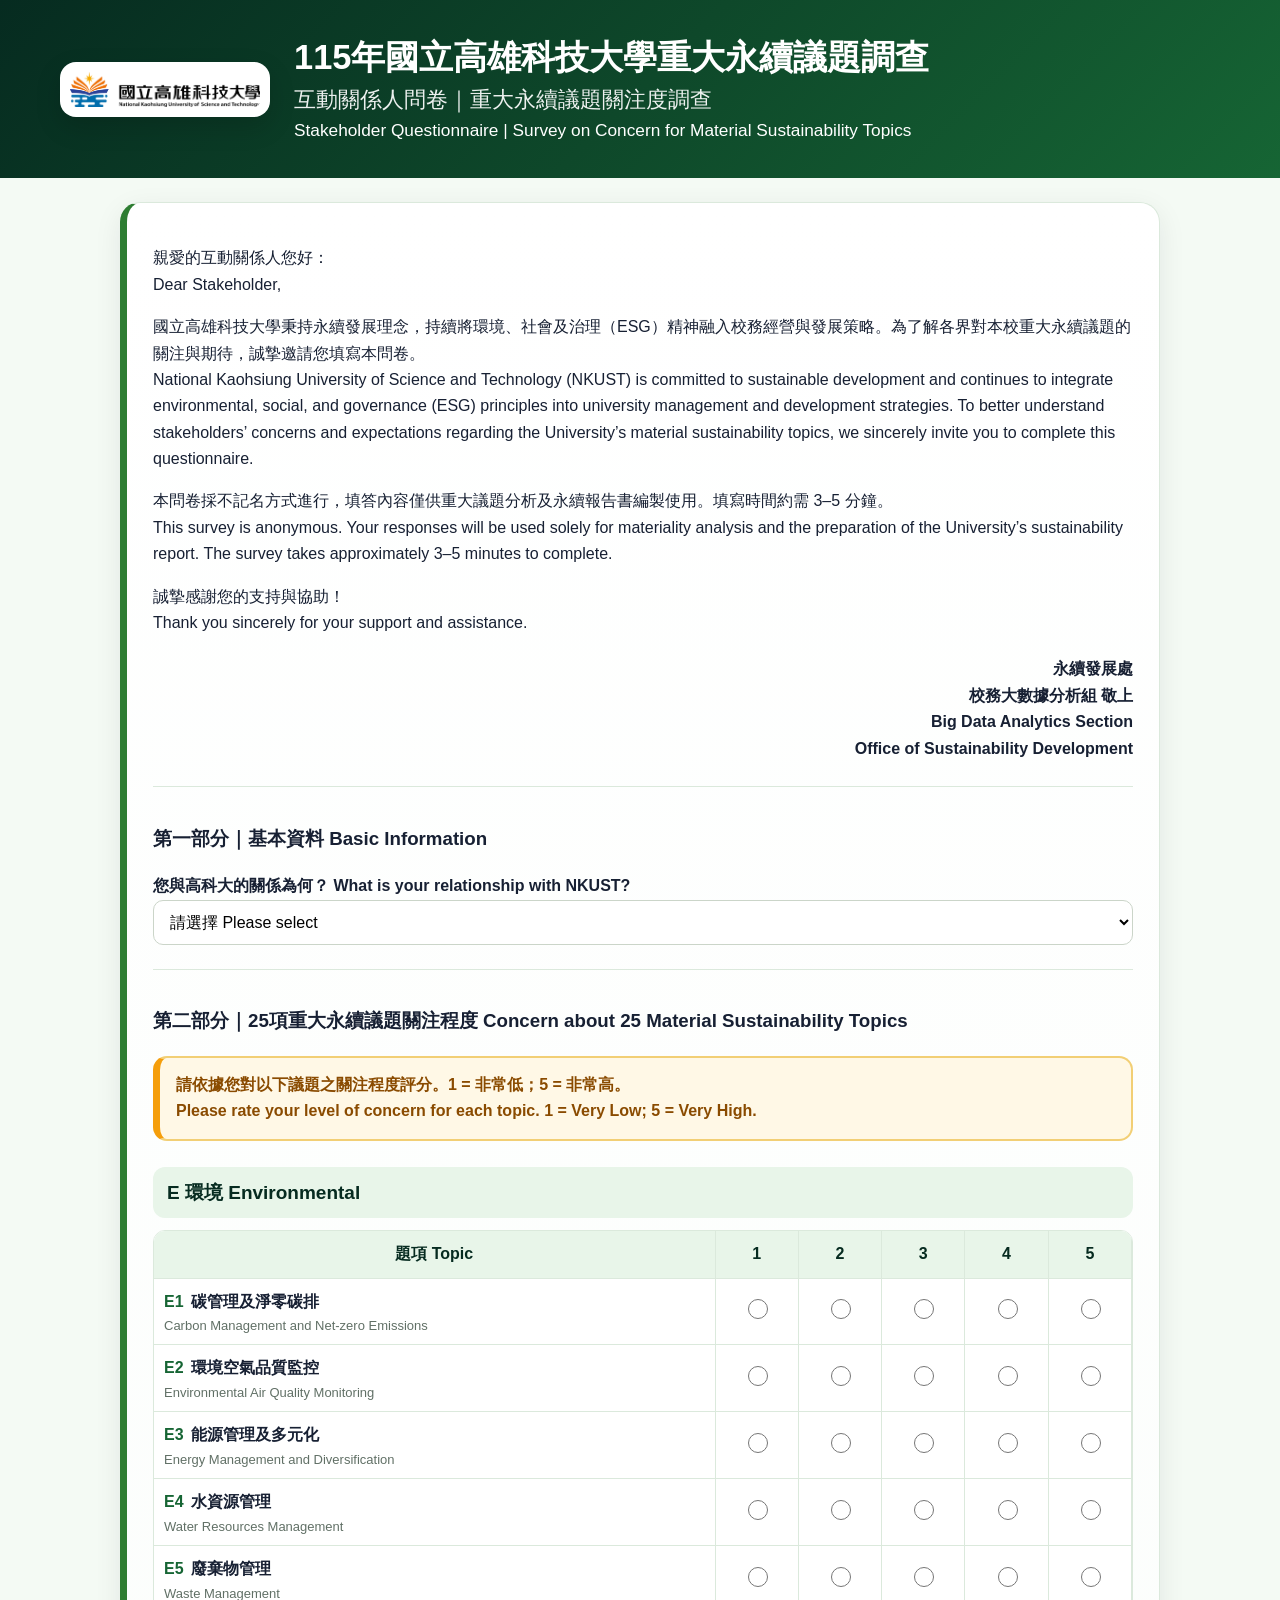
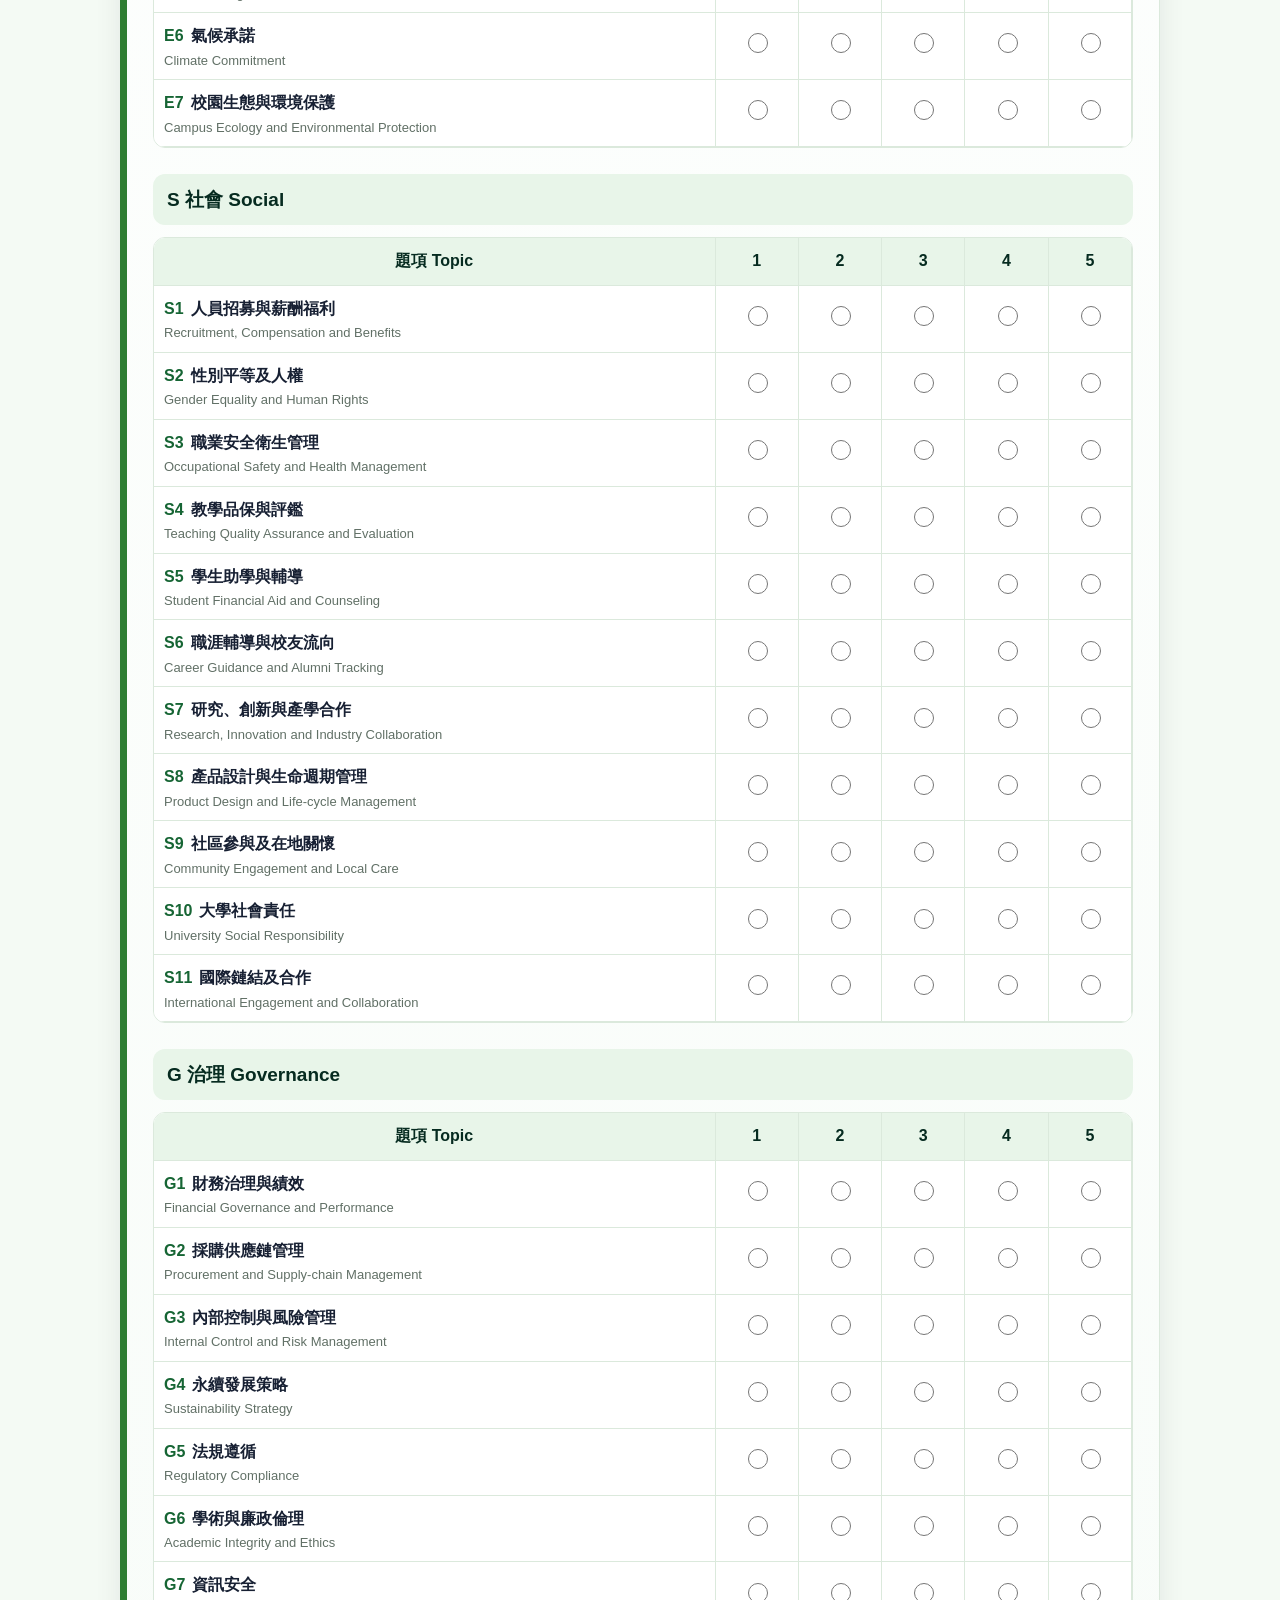
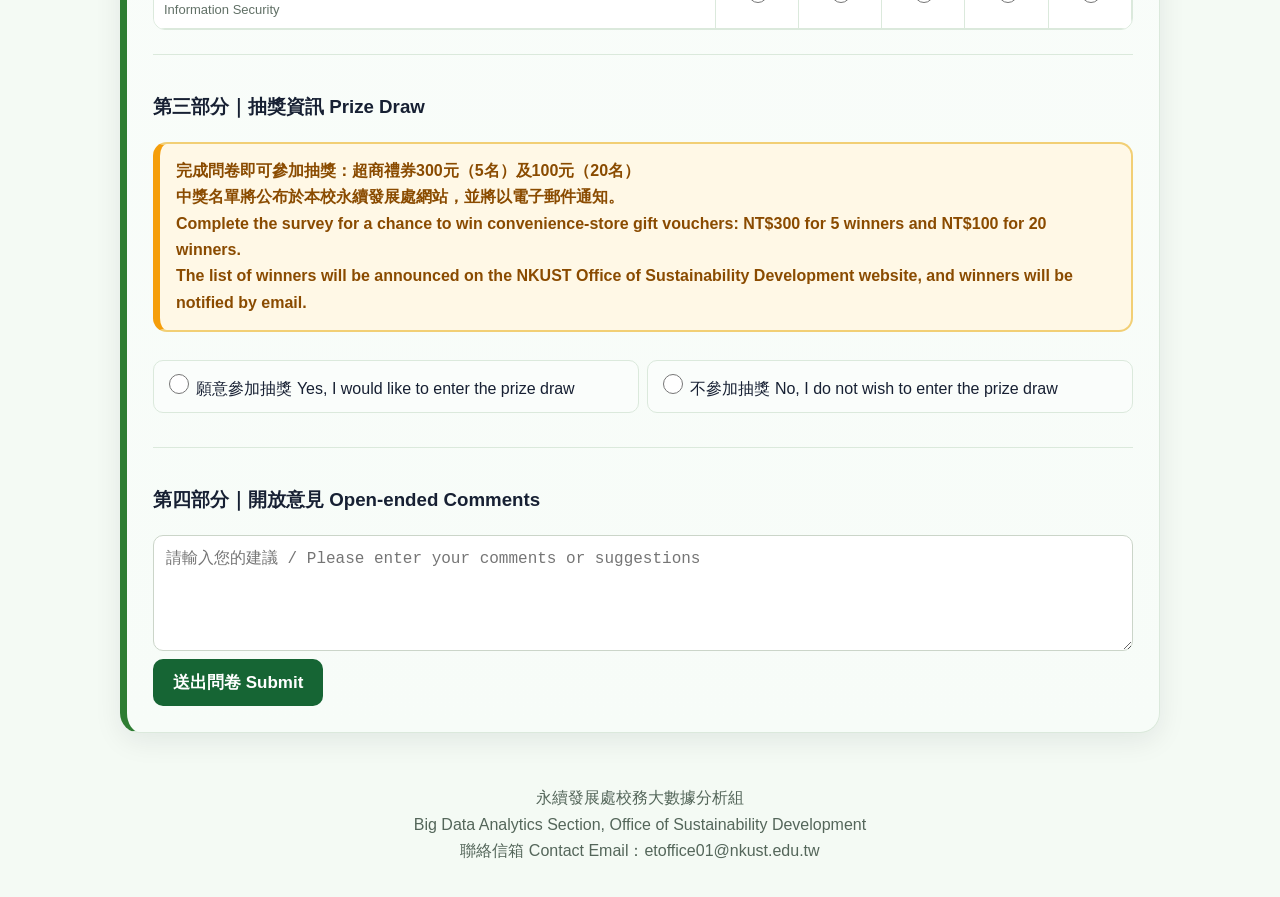
<file: stakeholder.html>
<!doctype html><html lang='zh-Hant'><head><meta charset='utf-8'><meta name='viewport' content='width=device-width,initial-scale=1'><title>互動關係人重大永續議題關注度調查 | Stakeholder Survey on Material Sustainability Topics</title><link rel='stylesheet' href='styles.css'>
<style>
html, body {
  max-width: 100%;
  overflow-x: hidden;
}
.survey-header {
  width: 100%;
  box-sizing: border-box;
}
.survey-brand {
  display: flex;
  align-items: center;
  gap: 24px;
  width: 100%;
  max-width: 1200px;
  margin: 0 auto;
  padding: 16px 20px;
  box-sizing: border-box;
}
.survey-logo {
  flex: 0 0 auto;
  max-width: 210px;
  height: auto;
}
.survey-heading {
  flex: 1 1 auto;
  min-width: 0;
  max-width: 100%;
}
.survey-title,
.survey-subtitle,
.title-en {
  max-width: 100%;
  margin-left: 0;
  margin-right: 0;
  overflow-wrap: anywhere;
  word-break: normal;
  white-space: normal;
}
.survey-title {
  font-size: clamp(1.35rem, 3vw, 2.15rem);
  line-height: 1.25;
  margin-top: 0;
  margin-bottom: 6px;
}
.survey-subtitle {
  font-size: clamp(1rem, 2.2vw, 1.35rem);
  line-height: 1.35;
  margin-top: 0;
  margin-bottom: 4px;
}
.title-en {
  font-size: clamp(0.88rem, 1.8vw, 1.08rem);
  line-height: 1.4;
  margin-top: 0;
  margin-bottom: 0;
}

@media (max-width: 640px) {
  .survey-brand {
    gap: 14px;
    padding: 12px 14px;
    align-items: flex-start;
  }
  .survey-logo {
    max-width: 110px;
  }
  .survey-title {
    font-size: 1.15rem;
  }
  .survey-subtitle {
    font-size: 0.92rem;
  }
  .title-en {
    font-size: 0.78rem;
  }
}
</style>
</head><body><header class='survey-header'><div class='survey-brand'><img src='logo.png' alt='國立高雄科技大學校徽 NKUST Logo' class='survey-logo'><div class='survey-heading'><h1 class='survey-title'>115年國立高雄科技大學重大永續議題調查</h1><p class='survey-subtitle'>互動關係人問卷｜重大永續議題關注度調查</p><p class='title-en'>Stakeholder Questionnaire | Survey on Concern for Material Sustainability Topics</p></div></div></header><main class='wrap'><section id='thanks' class='card'><div class='thanks-icon'>✅</div><h2>感謝您撥冗參與本次問卷調查。<br><span class='en-text'>Thank you for taking the time to participate in this survey.</span></h2><p>若您有參加本次抽獎，中獎名單將公告於永續發展處網站，並另以您填答時提供的 Email 通知中獎者；未中獎者恕不另行通知。<br><span class='en-text'>If you entered the prize draw, the list of winners will be announced on the Office of Sustainability Development website. Winners will also be notified via the email address provided in the survey. Non-winners will not be notified individually.</span></p><p>您可直接關閉本頁面。<br><span class='en-text'>You may now close this page.</span></p></section><section id='closedCard' class='card' style='display:none;text-align:center;padding:40px 20px;'><div class='thanks-icon'>🔒</div><h2>本次問卷已截止<br><span class='en-text'>This survey is now closed.</span></h2><p>感謝各界互動關係人的參與與支持。<br><span class='en-text'>Thank you for your participation and support.</span></p></section><section id='formCard' class='card intro'><p>親愛的互動關係人您好：<br><span class='en-text'>Dear Stakeholder,</span></p><p>國立高雄科技大學秉持永續發展理念，持續將環境、社會及治理（ESG）精神融入校務經營與發展策略。為了解各界對本校重大永續議題的關注與期待，誠摯邀請您填寫本問卷。<br><span class='en-text'>National Kaohsiung University of Science and Technology (NKUST) is committed to sustainable development and continues to integrate environmental, social, and governance (ESG) principles into university management and development strategies. To better understand stakeholders’ concerns and expectations regarding the University’s material sustainability topics, we sincerely invite you to complete this questionnaire.</span></p><p>本問卷採不記名方式進行，填答內容僅供重大議題分析及永續報告書編製使用。填寫時間約需 3–5 分鐘。<br><span class='en-text'>This survey is anonymous. Your responses will be used solely for materiality analysis and the preparation of the University’s sustainability report. The survey takes approximately 3–5 minutes to complete.</span></p><p>誠摯感謝您的支持與協助！<br><span class='en-text'>Thank you sincerely for your support and assistance.</span></p><div class='signature'>永續發展處<br>校務大數據分析組 敬上<br><span class='en-text'>Big Data Analytics Section<br>Office of Sustainability Development</span></div><form id='form'><section><h3>第一部分｜基本資料 Basic Information</h3><label>您與高科大的關係為何？ What is your relationship with NKUST?<select name='stakeholder_type' required><option value=''>請選擇 Please select</option><option value='student'>學生 Student</option><option value='faculty'>教師 Faculty</option><option value='staff'>職員 Staff</option><option value='alumni'>校友 Alumni</option><option value='parent'>學生家長 Parent</option><option value='industry_partner'>業界夥伴 Industry Partner</option><option value='government'>政府機關 Government Agency</option><option value='education_partner'>教育夥伴 Education Partner</option><option value='public'>社會大眾 General Public</option></select></label></section><section><h3>第二部分｜25項重大永續議題關注程度 Concern about 25 Material Sustainability Topics</h3><p class='hint'>請依據您對以下議題之關注程度評分。1 = 非常低；5 = 非常高。<br>Please rate your level of concern for each topic. 1 = Very Low; 5 = Very High.</p><div id='concern'></div></section><section><h3>第三部分｜抽獎資訊 Prize Draw</h3><p class='hint'>完成問卷即可參加抽獎：超商禮券300元（5名）及100元（20名）<br>中獎名單將公布於本校永續發展處網站，並將以電子郵件通知。<br><span class='en-text'>Complete the survey for a chance to win convenience-store gift vouchers: NT$300 for 5 winners and NT$100 for 20 winners.<br>The list of winners will be announced on the NKUST Office of Sustainability Development website, and winners will be notified by email.</span></p><div class='radio-row'><label><input type='radio' name='lottery' value='yes' onchange="emailBlock.style.display='block'"> 願意參加抽獎 Yes, I would like to enter the prize draw</label><label><input type='radio' name='lottery' value='no' onchange="emailBlock.style.display='none'"> 不參加抽獎 No, I do not wish to enter the prize draw</label></div><div id='emailBlock' style='display:none'><label>電子郵件信箱 Email Address<input type='email' name='lottery_email' placeholder='請輸入 Email / Enter your email address'></label></div></section><section><h3>第四部分｜開放意見 Open-ended Comments</h3><textarea name='open_comment' rows='5' placeholder='請輸入您的建議 / Please enter your comments or suggestions'></textarea></section><button class='primary' type='submit'>送出問卷 Submit</button></form></section></main><footer>永續發展處校務大數據分析組<br>Big Data Analytics Section, Office of Sustainability Development<br>聯絡信箱 Contact Email：etoffice01@nkust.edu.tw</footer><script>const ITEMS=[{"dimension": "E", "id": "E1", "code": "e1_carbon", "label": "碳管理及淨零碳排", "en": "Carbon Management and Net-zero Emissions"}, {"dimension": "E", "id": "E2", "code": "e2_air", "label": "環境空氣品質監控", "en": "Environmental Air Quality Monitoring"}, {"dimension": "E", "id": "E3", "code": "e3_energy", "label": "能源管理及多元化", "en": "Energy Management and Diversification"}, {"dimension": "E", "id": "E4", "code": "e4_water", "label": "水資源管理", "en": "Water Resources Management"}, {"dimension": "E", "id": "E5", "code": "e5_waste", "label": "廢棄物管理", "en": "Waste Management"}, {"dimension": "E", "id": "E6", "code": "e6_climate", "label": "氣候承諾", "en": "Climate Commitment"}, {"dimension": "E", "id": "E7", "code": "e7_ecology", "label": "校園生態與環境保護", "en": "Campus Ecology and Environmental Protection"}, {"dimension": "S", "id": "S1", "code": "s1_hr", "label": "人員招募與薪酬福利", "en": "Recruitment, Compensation and Benefits"}, {"dimension": "S", "id": "S2", "code": "s2_gender", "label": "性別平等及人權", "en": "Gender Equality and Human Rights"}, {"dimension": "S", "id": "S3", "code": "s3_osh", "label": "職業安全衛生管理", "en": "Occupational Safety and Health Management"}, {"dimension": "S", "id": "S4", "code": "s4_teaching", "label": "教學品保與評鑑", "en": "Teaching Quality Assurance and Evaluation"}, {"dimension": "S", "id": "S5", "code": "s5_student", "label": "學生助學與輔導", "en": "Student Financial Aid and Counseling"}, {"dimension": "S", "id": "S6", "code": "s6_career", "label": "職涯輔導與校友流向", "en": "Career Guidance and Alumni Tracking"}, {"dimension": "S", "id": "S7", "code": "s7_research", "label": "研究、創新與產學合作", "en": "Research, Innovation and Industry Collaboration"}, {"dimension": "S", "id": "S8", "code": "s8_product", "label": "產品設計與生命週期管理", "en": "Product Design and Life-cycle Management"}, {"dimension": "S", "id": "S9", "code": "s9_community", "label": "社區參與及在地關懷", "en": "Community Engagement and Local Care"}, {"dimension": "S", "id": "S10", "code": "s10_usr", "label": "大學社會責任", "en": "University Social Responsibility"}, {"dimension": "S", "id": "S11", "code": "s11_global", "label": "國際鏈結及合作", "en": "International Engagement and Collaboration"}, {"dimension": "G", "id": "G1", "code": "g1_finance", "label": "財務治理與績效", "en": "Financial Governance and Performance"}, {"dimension": "G", "id": "G2", "code": "g2_supply", "label": "採購供應鏈管理", "en": "Procurement and Supply-chain Management"}, {"dimension": "G", "id": "G3", "code": "g3_risk", "label": "內部控制與風險管理", "en": "Internal Control and Risk Management"}, {"dimension": "G", "id": "G4", "code": "g4_strategy", "label": "永續發展策略", "en": "Sustainability Strategy"}, {"dimension": "G", "id": "G5", "code": "g5_compliance", "label": "法規遵循", "en": "Regulatory Compliance"}, {"dimension": "G", "id": "G6", "code": "g6_ethics", "label": "學術與廉政倫理", "en": "Academic Integrity and Ethics"}, {"dimension": "G", "id": "G7", "code": "g7_info", "label": "資訊安全", "en": "Information Security"}];const DIMENSIONS={'E':'E 環境 Environmental','S':'S 社會 Social','G':'G 治理 Governance'};const GOOGLE_APPS_SCRIPT_URL='https://script.google.com/macros/s/AKfycbzmS9Kii3vNzQy8RPj48-I-wiXlL2jsVWGTgGQ8hwhmUUSZuGd0-y0gqNMr1XrpVkBRaw/exec';const SURVEY_OPEN=true;const SURVEY_VERSION='115_materiality_v2_2026';function taipeiTime(){return new Intl.DateTimeFormat('zh-TW',{timeZone:'Asia/Taipei',year:'numeric',month:'2-digit',day:'2-digit',hour:'2-digit',minute:'2-digit',second:'2-digit',hour12:false}).format(new Date());}function topicLabel(x){return `<span class='item-code'>${x.id}</span><span class='item-zh'>${x.label}</span><span class='item-en'>${x.en}</span>`;}function matrix(rows,cols){let h='<div class="table"><table><tr><th>題項 Topic</th>'+cols.map(c=>`<th>${c}</th>`).join('')+'</tr>';rows.forEach(r=>{h+=`<tr><td>${r[1]}</td>`+cols.map((c,i)=>`<td><input required type='radio' name='${r[0]}' value='${i+1}'></td>`).join('')+'</tr>'});return h+'</table></div>';}function byDimension(prefix){let h='';Object.keys(DIMENSIONS).forEach(dim=>{h+=`<h4 class='climate-group-title'>${DIMENSIONS[dim]}</h4>`;const rows=ITEMS.filter(x=>x.dimension===dim).map(x=>[`${prefix}_${x.code}`,topicLabel(x)]);h+=matrix(rows,['1','2','3','4','5']);});return h;}function collect(form,mode){const fd=new FormData(form);const data={mode,survey_version:SURVEY_VERSION,submitted_at_taipei:taipeiTime()};for(const [k,v] of fd.entries())data[k]=v;return data;}function showThanks(){document.getElementById('closedCard').style.display='none';document.getElementById('formCard').style.display='none';document.getElementById('thanks').classList.add('show');window.scrollTo({top:0,behavior:'smooth'});}function showClosed(){document.getElementById('thanks').classList.remove('show');document.getElementById('formCard').style.display='none';document.getElementById('closedCard').style.display='block';window.scrollTo({top:0,behavior:'smooth'});}async function submitData(e,mode){e.preventDefault();const form=e.target;if(!form.checkValidity()){form.reportValidity();return false;}const button=form.querySelector("button[type='submit']");if(button){button.disabled=true;button.dataset.originalText=button.textContent;button.textContent='送出中... Submitting...';}const data=collect(form,mode);try{await fetch(GOOGLE_APPS_SCRIPT_URL,{method:'POST',mode:'no-cors',credentials:'include',keepalive:true,body:JSON.stringify(data)});showThanks();return true;}catch(err){console.log('submit failed',err);alert('送出失敗，請確認網路連線後再試一次。 / Submission failed. Please check your internet connection and try again.');if(button){button.disabled=false;button.textContent=button.dataset.originalText||'送出問卷 Submit';}return false;}}const submitKey='NKUST_Stakeholder_Survey_115_Submitted';window.addEventListener('load',()=>{if(!SURVEY_OPEN){showClosed();return;}if(localStorage.getItem(submitKey)==='YES')showThanks();});concern.innerHTML=byDimension('concern');form.addEventListener('submit',async e=>{if(!SURVEY_OPEN){e.preventDefault();showClosed();return;}if(localStorage.getItem(submitKey)==='YES'){e.preventDefault();alert('您已完成本問卷，謝謝。 / You have already completed this survey. Thank you.');showThanks();return;}if(!form.checkValidity()){e.preventDefault();form.reportValidity();return;}const submitted=await submitData(e,'stakeholder_v2');if(submitted)localStorage.setItem(submitKey,'YES');});</script></body></html>
</file>
<file: styles.css>
:root{--g950:#062b20;--g800:#14532d;--g700:#166534;--g600:#2e7d32;--g100:#e8f5e9;--g50:#f4faf4;--line:#dbe9dc;--text:#172033;--gold:#8a4b00;--gold-bg:#fff8e6;--blue-bg:#edf6ff;--blue:#0f4c81}*{box-sizing:border-box}body{margin:0;background:var(--g50);color:var(--text);font-family:-apple-system,BlinkMacSystemFont,'Noto Sans TC','Microsoft JhengHei','Segoe UI',sans-serif;line-height:1.65}.survey-header{background:linear-gradient(135deg,var(--g950),var(--g700));color:#fff;padding:20px 14px}.survey-brand{display:flex;align-items:center;justify-content:center;gap:22px;max-width:1200px;margin:auto}.survey-logo{width:230px;max-height:115px;object-fit:contain;background:#fff;border-radius:16px;padding:10px;box-shadow:0 10px 26px rgba(0,0,0,.15)}.survey-title{font-size:clamp(24px,3.4vw,40px);line-height:1.15;margin:0;font-weight:900;white-space:nowrap;color:#fff}.survey-subtitle{margin:6px 0 0;color:rgba(255,255,255,.92);font-size:17px}.wrap{max-width:1100px;margin:auto;padding:0 14px}.card{background:#fff;border:1px solid var(--line);border-radius:20px;margin:24px auto;padding:26px;box-shadow:0 8px 28px rgba(15,23,42,.08);max-width:1040px}.intro{background:linear-gradient(180deg,#fff,#f7fcf8);border-left:7px solid var(--g600)}section{border-top:1px solid var(--line);margin-top:24px;padding-top:18px}.hint{background:var(--gold-bg);border:2px solid #f2cf75;border-left:7px solid #f59e0b;color:var(--gold);font-weight:800;padding:14px 16px;border-radius:14px;margin:14px 0 18px}.note-blue{background:var(--blue-bg);border:2px solid #b9d9f3;border-left:7px solid var(--blue);color:#173f5f;font-weight:700;padding:14px 16px;border-radius:14px;margin:14px 0 18px}.signature{text-align:right;margin-top:20px;font-weight:700}label{display:block;margin:10px 0;font-weight:600}select,textarea,input[type=email]{width:100%;padding:12px;border:1px solid #cbd5c9;border-radius:10px;font-size:16px;background:#fff}.table{overflow-x:auto;margin:12px 0 22px;border-radius:12px;border:1px solid var(--line)}table{width:100%;border-collapse:collapse;min-width:680px;background:#fff}th,td{border-bottom:1px solid var(--line);border-right:1px solid var(--line);padding:10px;text-align:center}th{background:var(--g100);color:var(--g950)}td:first-child{text-align:left;font-weight:650;min-width:330px}.item-code{display:inline-block;color:var(--g700);font-weight:900;margin-right:7px}.item-zh{font-weight:800}.item-en{display:block;color:#617066;font-size:13px;font-weight:500;line-height:1.35;margin-top:2px}input[type=radio],input[type=checkbox]{width:20px;height:20px;accent-color:var(--g600)}.radio-row{display:grid;grid-template-columns:1fr 1fr;gap:8px}.radio-row label{border:1px solid var(--line);background:#fafdfb;border-radius:10px;padding:10px;font-weight:500}.primary{background:var(--g700);color:#fff;border:0;border-radius:10px;padding:12px 20px;cursor:pointer;font-size:17px;font-weight:800}#thanks{display:none;text-align:center;padding:60px 20px}#thanks.show{display:block}.thanks-icon{font-size:54px}#thanks h2{color:var(--g700);font-size:30px}footer{text-align:center;color:#54665a;padding:28px 12px}.climate-group-title{margin:26px 0 10px;padding:10px 14px;border-radius:12px;background:var(--g100);color:var(--g950);font-size:19px}.climate-card{border:1px solid var(--line);border-radius:14px;padding:15px;margin:12px 0;background:#fff}.climate-name{margin-bottom:12px}.climate-scales{display:grid;grid-template-columns:1fr 1fr;gap:14px}.scale-box{background:#f8fcf8;border:1px solid var(--line);border-radius:12px;padding:12px}.scale-title{font-weight:800;margin-bottom:8px;color:var(--g800)}.scale-options{display:flex;gap:8px;flex-wrap:wrap}.scale-options label{display:flex;align-items:center;gap:5px;margin:0;padding:7px 10px;border:1px solid var(--line);border-radius:9px;background:#fff;font-weight:700}@media(max-width:860px){.survey-brand{flex-direction:column;gap:12px;text-align:center}.survey-logo{width:210px}.survey-title{font-size:clamp(19px,4.8vw,29px);white-space:nowrap}}@media(max-width:768px){.card{padding:16px;border-radius:14px;margin:18px 10px}.survey-logo{width:190px}.table{border:none;overflow-x:visible;background:transparent}.table table,.table tbody,.table tr,.table td,.table th{display:block;width:100%}.table table{min-width:0;border-collapse:separate;background:transparent}.table tr:has(th){display:none!important}.table th{display:none!important}.table tr{margin-bottom:18px;padding:14px;border:1px solid var(--line);border-radius:14px;background:#fff;box-shadow:0 4px 14px rgba(15,23,42,.06)}.table td{border:none;padding:8px 0;text-align:left}.table td:first-child{min-width:0;margin-bottom:10px;padding-bottom:10px;border-bottom:1px solid var(--line)}.table td:not(:first-child){display:flex;align-items:center;gap:12px;min-height:42px;border-radius:10px;padding:8px 10px;background:#f8fcf8;margin:6px 0}.table td:nth-child(2)::before{content:'1';font-weight:900;color:var(--g700);min-width:24px}.table td:nth-child(3)::before{content:'2';font-weight:900;color:var(--g700);min-width:24px}.table td:nth-child(4)::before{content:'3';font-weight:900;color:var(--g700);min-width:24px}.table td:nth-child(5)::before{content:'4';font-weight:900;color:var(--g700);min-width:24px}.table td:nth-child(6)::before{content:'5';font-weight:900;color:var(--g700);min-width:24px}.table input[type=radio]{width:24px;height:24px;margin:0}.climate-scales{grid-template-columns:1fr}.scale-options{display:grid;grid-template-columns:1fr}.scale-options label{justify-content:flex-start}}
</file>
